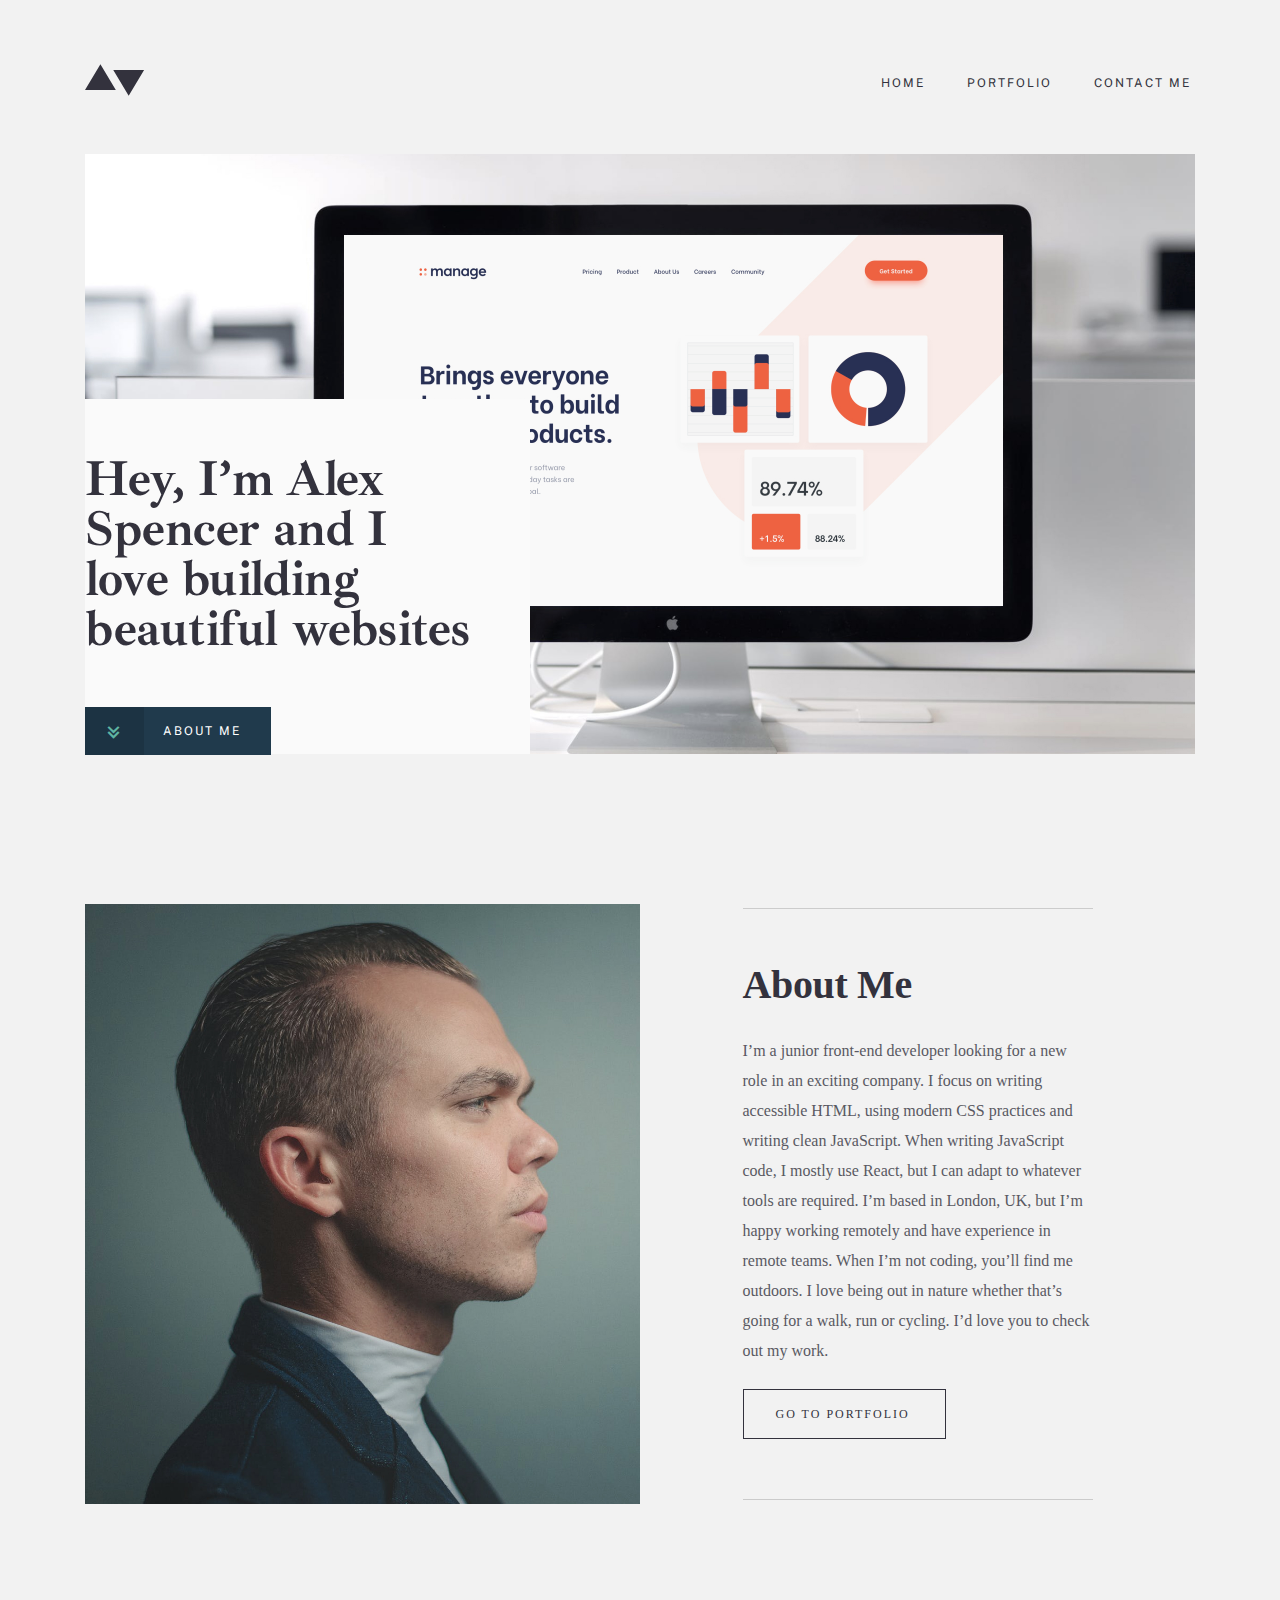
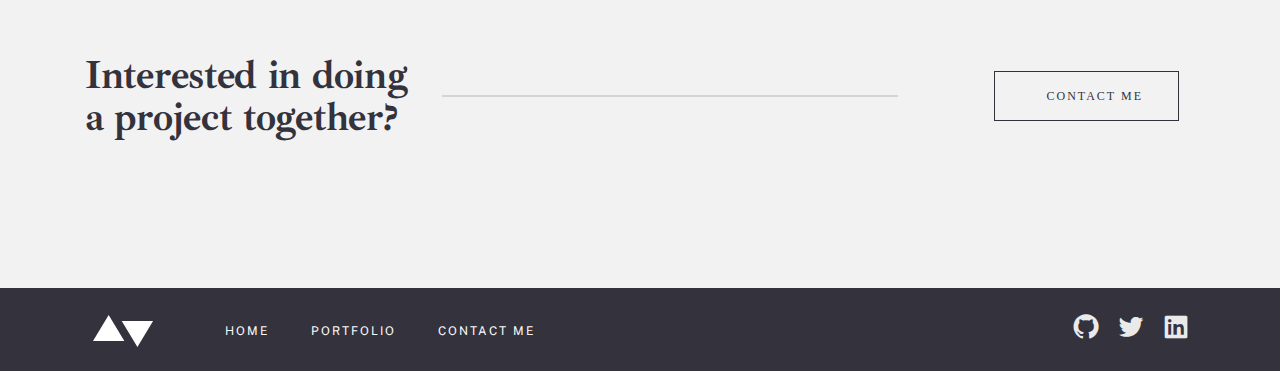
<file: index.html>
<!DOCTYPE html>
<html lang="en">

<head>
  <meta charset="UTF-8">
  <meta http-equiv="X-UA-Compatible" content="IE=edge">
  <meta name="viewport" content="width=device-width, initial-scale=1.0">
  <title>Minimalist-m</title>
  <link rel="stylesheet" href="https://necolas.github.io/normalize.css/8.0.1/normalize.css">
  <link href='https://unpkg.com/boxicons@2.1.1/css/boxicons.min.css' rel='stylesheet'>
  <link rel="stylesheet" href="css/flexboxgrid.css">
  <link rel="stylesheet" href="css/style.css">
</head>

<body>


  <section class="header-hero">
    <header class="header">
      <div class="container">
        <div class="header__inner row middle-xs between-xs">
          <div class="header__logo-box">
            <a class="header__logo-link" href="#">
              <img class="header__logo" src="images/logo.svg" alt="logo">
            </a>
          </div>

          <div class="header__nav-box" id="menuBox">
            <nav class="header__nav">
              <ul class="nav__list row middle-xs between-xs">
                <li class="nav__item">
                  <a class="nav__link" href="#">HOME</a>
                </li>
                <li class="nav__item">
                  <a class="nav__link" href="#">PORTFOLIO</a>
                </li>
                <li class="nav__item">
                  <a class="nav__link" href="#">CONTACT ME</a>
                </li>
              </ul>
            </nav>
            <button class="removee-btn" id="menuRemov">
              <i class='bx bx-x'></i>
            </button>
          </div>
          <button class="menu-btn" id="menuBtn">
            <i class='bx bx-menu'></i>
          </button>
        </div>
      </div>
    </header>

    <div class="hero">
      <div class="container">
        <div class="hero__box">
          <div class="hero__inner"></div>
          <div class="hero__desc-box">
            <p class="hero__title">
              Hey, I’m Alex Spencer and I love building beautiful websites
            </p>
            <a class="hero__link btn-primary" href="#"><i class='bx bx-chevrons-down'></i>ABOUT ME</a>
          </div>
        </div>
      </div>
    </div>
  </section>

  <main class="main">
    <div class="main__inner">

      <section class="about">
        <div class="container">
          <div class="about__inner row middle-xs between-xs col-xs-12">
            <div class="about__img-box col-xs-6">
              <img class="about__img" src="images/about-prson-img.jpg" alt="img-person">
            </div>

            <div class="about__desc col-xs-6">
              <h2 class="about__title">About Me</h2>
              <p class="about__text">
                I’m a junior front-end developer looking for a new role in an exciting company. I focus on writing
                accessible HTML, using modern CSS practices and writing clean JavaScript. When writing JavaScript code,
                I mostly use React, but I can adapt to whatever tools are required. I’m based in London, UK, but I’m
                happy working remotely and have experience in remote teams. When I’m not coding, you’ll find me
                outdoors. I love being out in nature whether that’s going for a walk, run or cycling. I’d love you to
                check out my work.
              </p>

              <a class="btn" href="#">GO TO PORTFOLIO</a>
            </div>
          </div>
        </div>
      </section>


      <section class="inter">
        <div class="container">
          <div class="inter__inner row middle-xs between-xs col-xs-12">
            <h2 class="inter__title col-xs-4">Interested in doing a project together?</h2>
            <div class="inter__line col-xs-5"></div>
            <div class="inter__btn-box col-xs-3">
              <a class="inter__btn btn" href="#">CONTACT ME</a>
            </div>
          </div>
        </div>
      </section>

    </div>
  </main>


  <footer class="footer">
    <div class="container">
      <div class="footer__inner header row middle-xs between-xs">
        <div class="footer__logo-nav row middle-xs between-xs">
          <div class="footer__logo-box">
            <a class="footer__logo-link" href="#">
              <img class="footer__logo" src="images/footer-logo.svg" alt="logo">
            </a>
          </div>

          <nav class="footer__nav footer-nav">
            <ul class="footer-nav__list row middle-xs between-xs">
              <li class="footer-nav__item">
                <a class="footer-nav__link" href="#">HOME</a>
              </li>
              <li class="footer-nav__item">
                <a class="footer-nav__link" href="#">PORTFOLIO</a>
              </li>
              <li class="footer-nav__item">
                <a class="footer-nav__link" href="#">CONTACT ME</a>
              </li>
            </ul>
          </nav>
        </div>

        <div class="footer__icons-box">
          <ul class="footer__list row middle-xs between-xs">
            <li class="footer__item">
              <a class="footer__link" href="#">
                <i class='bx bxl-github'></i>
              </a>
            </li>
            <li class="footer__item">
              <a class="footer__link" href="#">
                <i class='bx bxl-twitter'></i>
              </a>
            </li>
            <li class="footer__item">
              <a class="footer__link" href="#">
                <i class='bx bxl-linkedin-square'></i>
              </a>
            </li>
          </ul>
        </div>

      </div>
    </div>
  </footer>


  <script src="js/main.js"></script>
</body>

</html>
</file>
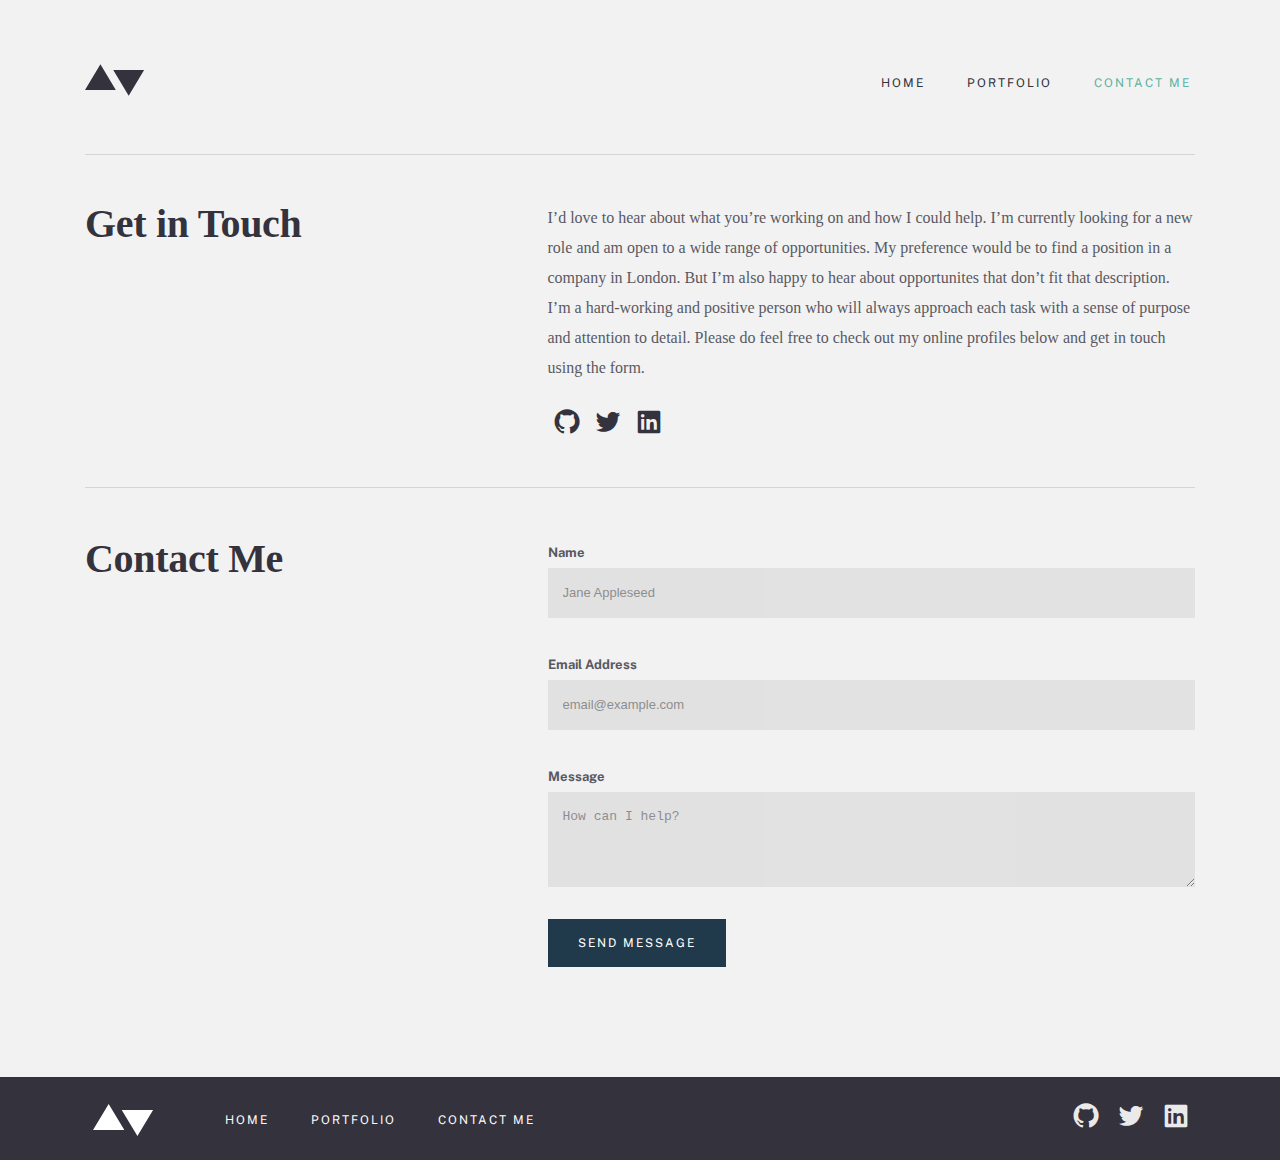
<file: contact.html>
<!DOCTYPE html>
<html lang="en">

<head>
  <meta charset="UTF-8">
  <meta http-equiv="X-UA-Compatible" content="IE=edge">
  <meta name="viewport" content="width=device-width, initial-scale=1.0">
  <title>Minimalist-m</title>
  <link rel="stylesheet" href="https://necolas.github.io/normalize.css/8.0.1/normalize.css">
  <link href='https://unpkg.com/boxicons@2.1.1/css/boxicons.min.css' rel='stylesheet'>
  <link rel="stylesheet" href="css/flexboxgrid.css">
  <link rel="stylesheet" href="css/contact.css">
</head>

<body>


  <section class="header-hero">
    <header class="header">
      <div class="container">
        <div class="header__inner row middle-xs between-xs">
          <div class="header__logo-box">
            <a class="header__logo-link" href="index.html">
              <img class="header__logo" src="images/logo.svg" alt="logo">
            </a>
          </div>

          <div class="header__nav-box" id="menuBox">
            <nav class="header__nav nav">
              <ul class="nav__list row middle-xs between-xs">
                <li class="nav__item">
                  <a class="nav__link" href="index.html">HOME</a>
                </li>
                <li class="nav__item">
                  <a class="nav__link" href="portfolio.html">PORTFOLIO</a>
                </li>
                <li class="nav__item">
                  <a class="nav__link nav__link-act" href="contact.html">CONTACT ME</a>
                </li>
              </ul>
            </nav>
            <button class="removee-btn" id="menuRemov">
              <i class='bx bx-x'></i>
            </button>
          </div>
          <button class="menu-btn" id="menuBtn">
            <i class='bx bx-menu'></i>
          </button>
        </div>
      </div>
    </header>

  </section>


  <main class="main">
    <div class="main__inner">

      <section class="touch">
        <div class="container">
          <div class="touch__inner row between-xs col-xs-12">
            <div class="touch__title-box col-xs-5">
              <h2 class="touch__title">Get in Touch</h2>
            </div>

            <div class="touch__desc col-xs-7">
              <p class="touch__text">
                I’d love to hear about what you’re working on and how I could help. I’m currently looking for a new role
                and am open to a wide range of opportunities. My preference would be to find a position in a company in
                London. But I’m also happy to hear about opportunites that don’t fit that description. I’m a
                hard-working and positive person who will always approach each task with a sense of purpose and
                attention to detail. Please do feel free to check out my online profiles below and get in touch using
                the form.
              </p>

              <div class="touch__icons-box">
                <ul class="touch__list row middle-xs between-xs">
                  <li class="touch__item">
                    <a class="touch__link" href="#">
                      <i class='bx bxl-github'></i>
                    </a>
                  </li>
                  <li class="touch__item">
                    <a class="touch__link" href="#">
                      <i class='bx bxl-twitter'></i>
                    </a>
                  </li>
                  <li class="touch__item">
                    <a class="touch__link" href="#">
                      <i class='bx bxl-linkedin-square'></i>
                    </a>
                  </li>
                </ul>
              </div>
            </div>
          </div>
        </div>
      </section>


      <section class="contact">
        <div class="container">
          <div class="contact__inner touch row between-xs col-xs-12">
            <div class="touch__title-box col-xs-5">
              <h2 class="touch__title">Contact Me</h2>
            </div>

            <div class="contact__form-box row middle-xs between-xs col-xs-7">
              <form class="contact__form form" action="#">
                <label class="form-label">Name
                  <input class="form__input" type="text" name="text" id="textt" placeholder="Jane Appleseed" required>
                </label>
                <label class="form-label">Email Address
                  <input class="form__input" type="email" name="email" id="emaill" placeholder="email@example.com"
                    required>
                </label>
                <label class="form-label">Message
                  <textarea class="form__input textare" name="Message" id="textare"
                    placeholder="How can I help?"></textarea>
                </label>
                <button class="contact__btn" type="submit">SEND MESSAGE</button>
              </form>
            </div>
          </div>
        </div>
      </section>

    </div>
  </main>


  <footer class="footer">
    <div class="container">
      <div class="footer__inner header row middle-xs between-xs">
        <div class="footer__logo-nav row middle-xs between-xs">
          <div class="footer__logo-box">
            <a class="footer__logo-link" href="index.html">
              <img class="footer__logo" src="images/footer-logo.svg" alt="logo">
            </a>
          </div>

          <nav class="footer__nav footer-nav">
            <ul class="footer-nav__list row middle-xs between-xs">
              <li class="footer-nav__item">
                <a class="footer-nav__link" href="index.html">HOME</a>
              </li>
              <li class="footer-nav__item">
                <a class="footer-nav__link" href="portfolio.html">PORTFOLIO</a>
              </li>
              <li class="footer-nav__item">
                <a class="footer-nav__link" href="contact.html">CONTACT ME</a>
              </li>
            </ul>
          </nav>
        </div>

        <div class="footer__icons-box">
          <ul class="footer__list row middle-xs between-xs">
            <li class="footer__item">
              <a class="footer__link" href="#">
                <i class='bx bxl-github'></i>
              </a>
            </li>
            <li class="footer__item">
              <a class="footer__link" href="#">
                <i class='bx bxl-twitter'></i>
              </a>
            </li>
            <li class="footer__item">
              <a class="footer__link" href="#">
                <i class='bx bxl-linkedin-square'></i>
              </a>
            </li>
          </ul>
        </div>

      </div>
    </div>
  </footer>


  <script src="js/main.js"></script>
</body>

</html>
</file>
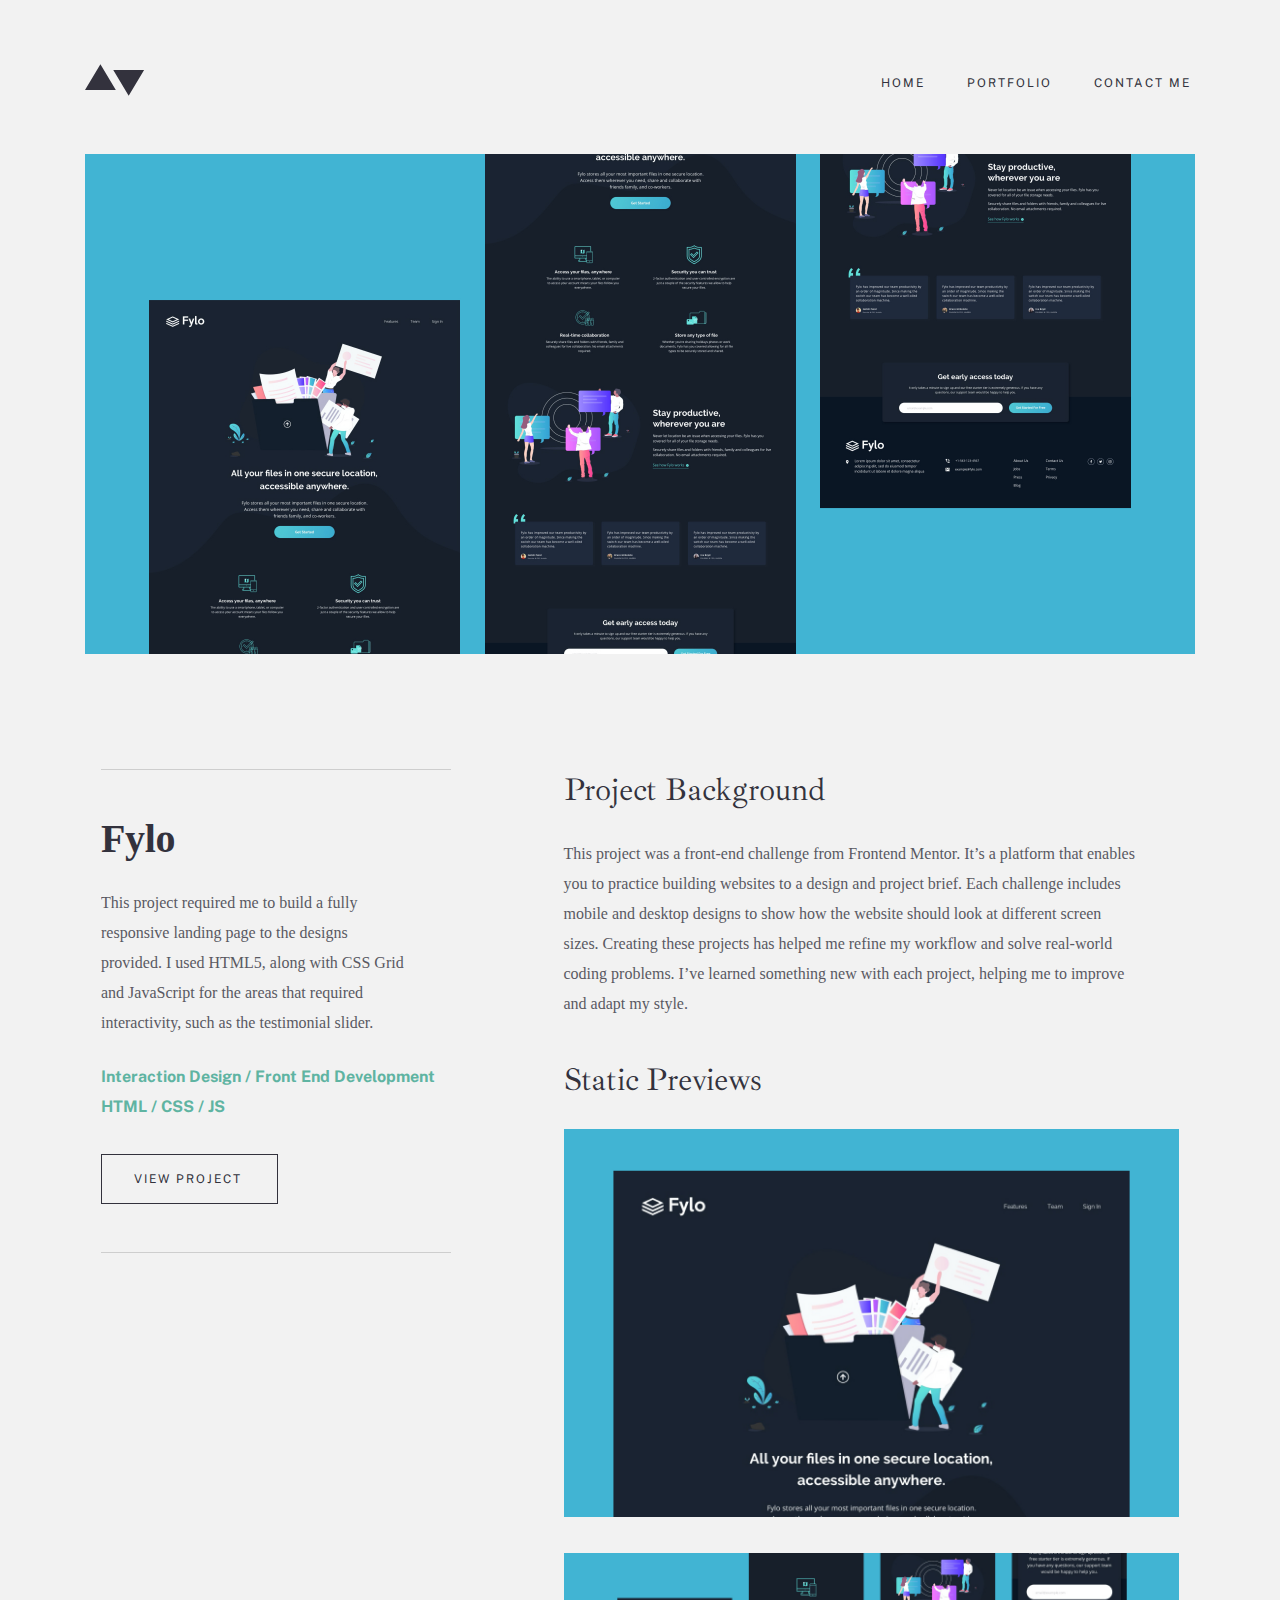
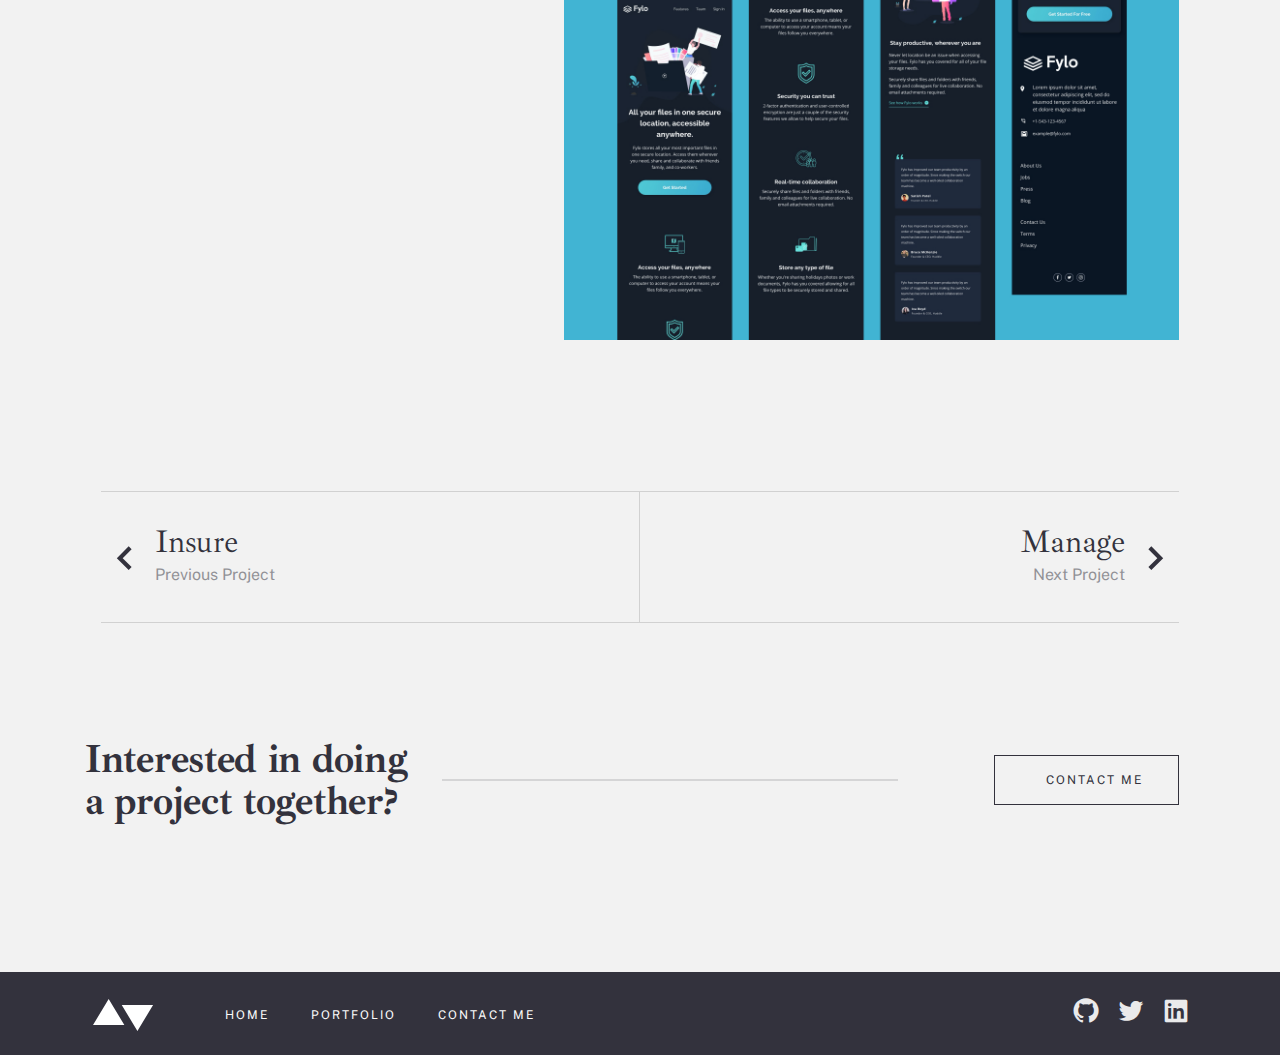
<file: port-foo.html>
<!DOCTYPE html>
<html lang="en">

<head>
  <meta charset="UTF-8">
  <meta http-equiv="X-UA-Compatible" content="IE=edge">
  <meta name="viewport" content="width=device-width, initial-scale=1.0">
  <title>Minimalist-m</title>
  <link rel="stylesheet" href="https://necolas.github.io/normalize.css/8.0.1/normalize.css">
  <link href='https://unpkg.com/boxicons@2.1.1/css/boxicons.min.css' rel='stylesheet'>
  <link rel="stylesheet" href="css/flexboxgrid.css">
  <link rel="stylesheet" href="css/port-one.css">
</head>

<body>

  <section class="header-hero">
    <header class="header">
      <div class="container">
        <div class="header__inner row middle-xs between-xs">
          <div class="header__logo-box">
            <a class="header__logo-link" href="index.html">
              <img class="header__logo" src="images/logo.svg" alt="logo">
            </a>
          </div>

          <div class="header__nav-box" id="menuBox">
            <nav class="header__nav nav">
              <ul class="nav__list row middle-xs between-xs">
                <li class="nav__item">
                  <a class="nav__link" href="index.html">HOME</a>
                </li>
                <li class="nav__item">
                  <a class="nav__link" href="portfolio.html">PORTFOLIO</a>
                </li>
                <li class="nav__item">
                  <a class="nav__link" href="contact.html">CONTACT ME</a>
                </li>
              </ul>
            </nav>
            <button class="removee-btn" id="menuRemov">
              <i class='bx bx-x'></i>
            </button>
          </div>
          <button class="menu-btn" id="menuBtn">
            <i class='bx bx-menu'></i>
          </button>
        </div>
      </div>
    </header>

    <div class="hero">
      <div class="container">
        <div class="hero__box">
          <img class="hero__img" src="images/fylo-hero.jpg" alt="hero-img">
        </div>
      </div>
    </div>
  </section>

  <main class="main">
    <div class="main__inner">

      <section class="managa">
        <div class="container">
          <div class="managa__inner">
            <ul class="managa__list row between-xs col-xs-12">
              <li class="managa__item about col-xs-5">
                <div class="about__desc">
                  <h2 class="about__title">Fylo</h2>
                  <p class="about__text abo-tt">
                    This project required me to build a fully responsive landing page to the designs provided. I used
                    HTML5, along with CSS Grid and JavaScript for the areas that required interactivity, such as the
                    testimonial slider.
                  </p>

                  <p class="about__text-lin">
                    Interaction Design / Front End Development <br>
                    HTML / CSS / JS
                  </p>

                  <a class="btn" href="portfolio.html">VIEW PROJECT</a>
                </div>
                <p class="abo-ttt">
                  This project required me to build a fully responsive landing page to the designs provided. I used
                  HTML5, along with CSS Grid and JavaScript for the areas that required interactivity, such as the
                  testimonial slider.
                </p>
              </li>

              <li class="managa__item about col-xs-7">
                <div class="about__text-box">
                  <h2 class="about__titlee">Project Background</h2>
                  <p class="about__text">
                    This project was a front-end challenge from Frontend Mentor. It’s a platform that enables you to
                    practice building websites to a design and project brief. Each challenge includes mobile and desktop
                    designs to show how the website should look at different screen sizes. Creating these projects has
                    helped me refine my workflow and solve real-world coding problems. I’ve learned something new with
                    each project, helping me to improve and adapt my style.
                  </p>
                </div>

                <div class="about__img-box">
                  <h2 class="about__titlee">Static Previews</h2>

                  <div class="about__img">
                    <img class="about__imgg" src="images/fylo-img-1.jpg" alt="img">
                  </div>
                  <div class="about__img">
                    <img class="about__imgg" src="images/fylo-img-2.jpg" alt="img">
                  </div>
                </div>
              </li>
            </ul>
          </div>
        </div>
      </section>


      <section class="managa__links">
        <div class="container">
          <div class="managa__inner">
            <div class="managa__link-box">
              <ul class="managa__list-pag man-lis row middle-xs between-xs col-xs-12">
                <li class="man-lis__item col-xs-6">
                  <a class="man-lis__link" href="port-three.html">
                    <i class='bx bx-chevron-left'></i>
                  </a>

                  <div class="man-lis-box">
                    <span class="man-lis__span">Insure</span><br>
                    <span class="man-lis__spann">Previous Project</span>
                  </div>
                </li>

                <li class="man-lis__item col-xs-6">
                  <div class="man-lis-box">
                    <span class="man-lis__span">Manage</span><br>
                    <span class="man-lis__spann">Next Project</span>
                  </div>

                  <a class="man-lis__linkk" href="port-one.html">
                    <i class='bx bx-chevron-right'></i>
                  </a>
                </li>
              </ul>
            </div>
          </div>
        </div>
      </section>


      <section class="inter">
        <div class="container">
          <div class="inter__inner row middle-xs between-xs col-xs-12">
            <h2 class="inter__title col-xs-4">Interested in doing a project together?</h2>
            <div class="inter__line col-xs-5"></div>
            <div class="inter__btn-box col-xs-3">
              <a class="inter__btn btn" href="contact.html">CONTACT ME</a>
            </div>
          </div>
        </div>
      </section>

    </div>
  </main>


  <footer class="footer">
    <div class="container">
      <div class="footer__inner header row middle-xs between-xs">
        <div class="footer__logo-nav row middle-xs between-xs">
          <div class="footer__logo-box">
            <a class="footer__logo-link" href="index.html">
              <img class="footer__logo" src="images/footer-logo.svg" alt="logo">
            </a>
          </div>

          <nav class="footer__nav footer-nav">
            <ul class="footer-nav__list row middle-xs between-xs">
              <li class="footer-nav__item">
                <a class="footer-nav__link" href="index.html">HOME</a>
              </li>
              <li class="footer-nav__item">
                <a class="footer-nav__link" href="portfolio.html">PORTFOLIO</a>
              </li>
              <li class="footer-nav__item">
                <a class="footer-nav__link" href="contact.html">CONTACT ME</a>
              </li>
            </ul>
          </nav>
        </div>

        <div class="footer__icons-box">
          <ul class="footer__list row middle-xs between-xs">
            <li class="footer__item">
              <a class="footer__link" href="#">
                <i class='bx bxl-github'></i>
              </a>
            </li>
            <li class="footer__item">
              <a class="footer__link" href="#">
                <i class='bx bxl-twitter'></i>
              </a>
            </li>
            <li class="footer__item">
              <a class="footer__link" href="#">
                <i class='bx bxl-linkedin-square'></i>
              </a>
            </li>
          </ul>
        </div>
      </div>
    </div>
  </footer>


  <script src="js/main.js"></script>
</body>

</html>
</file>
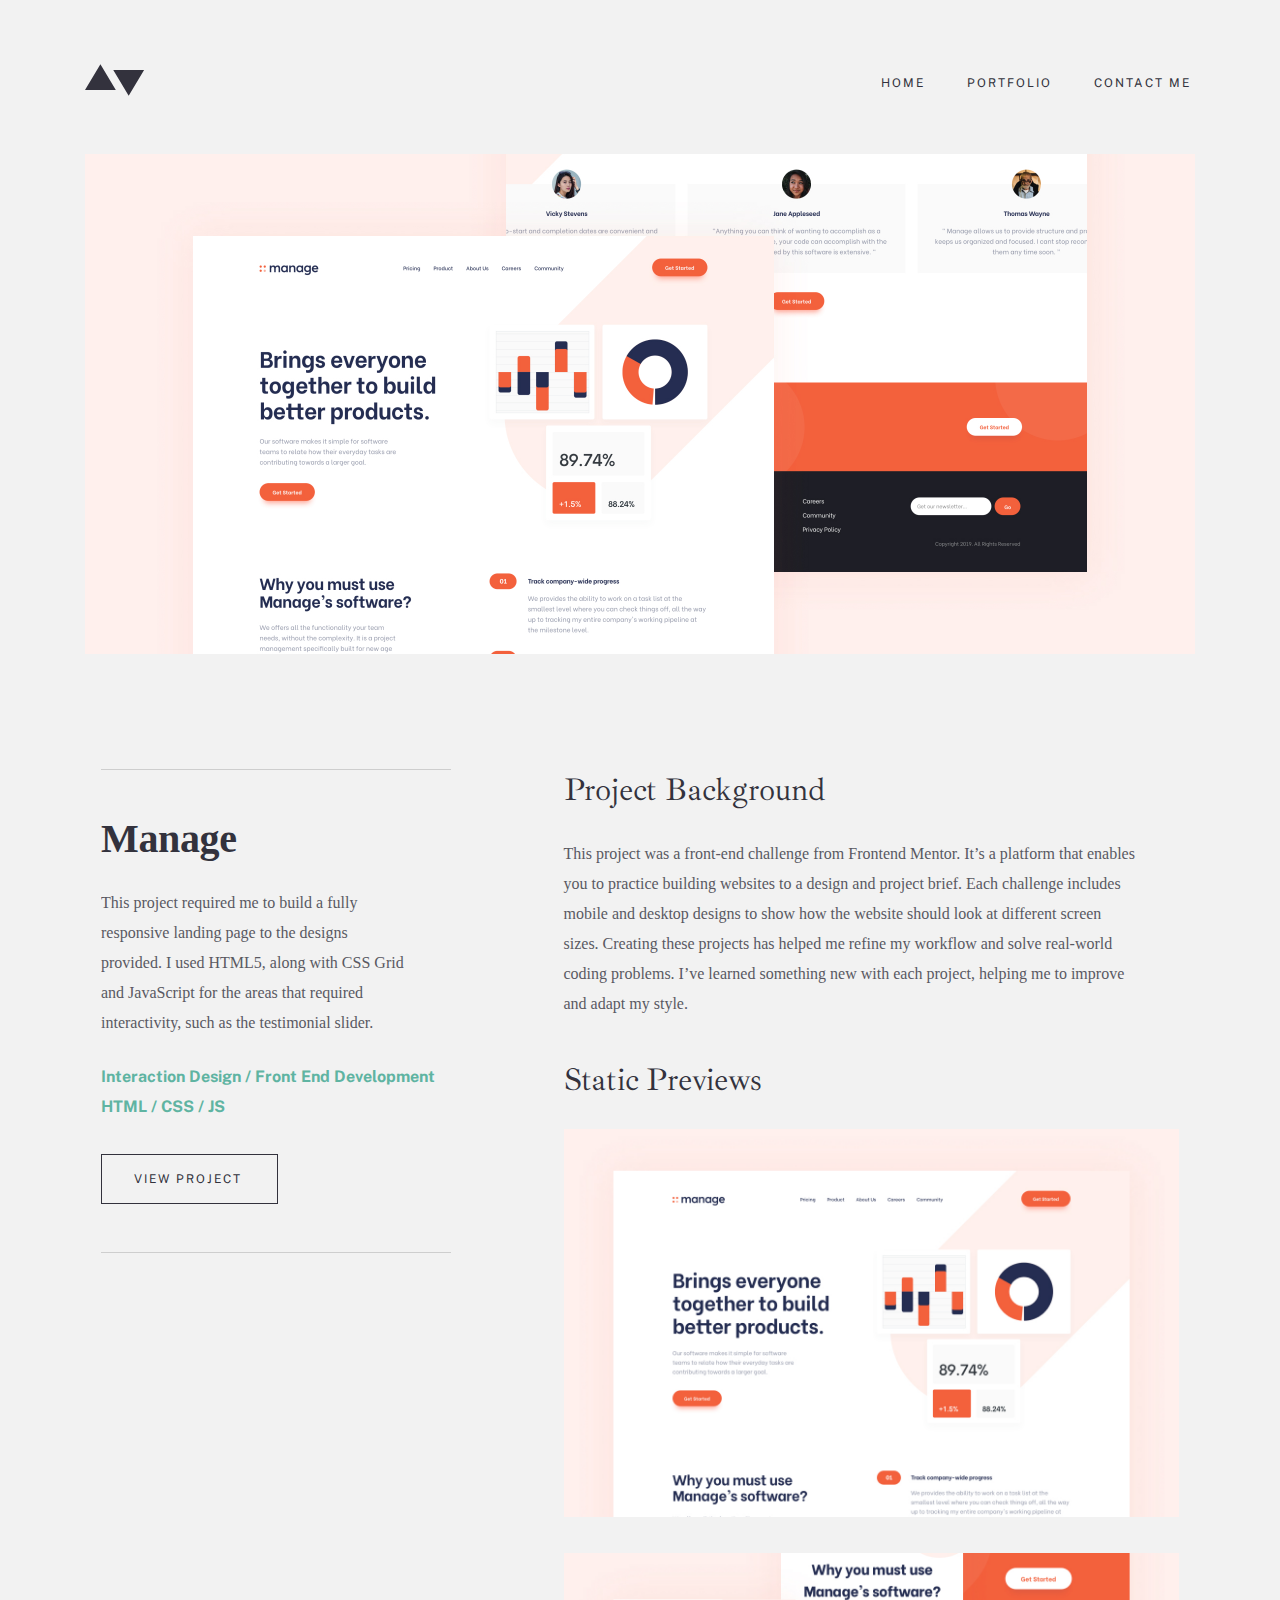
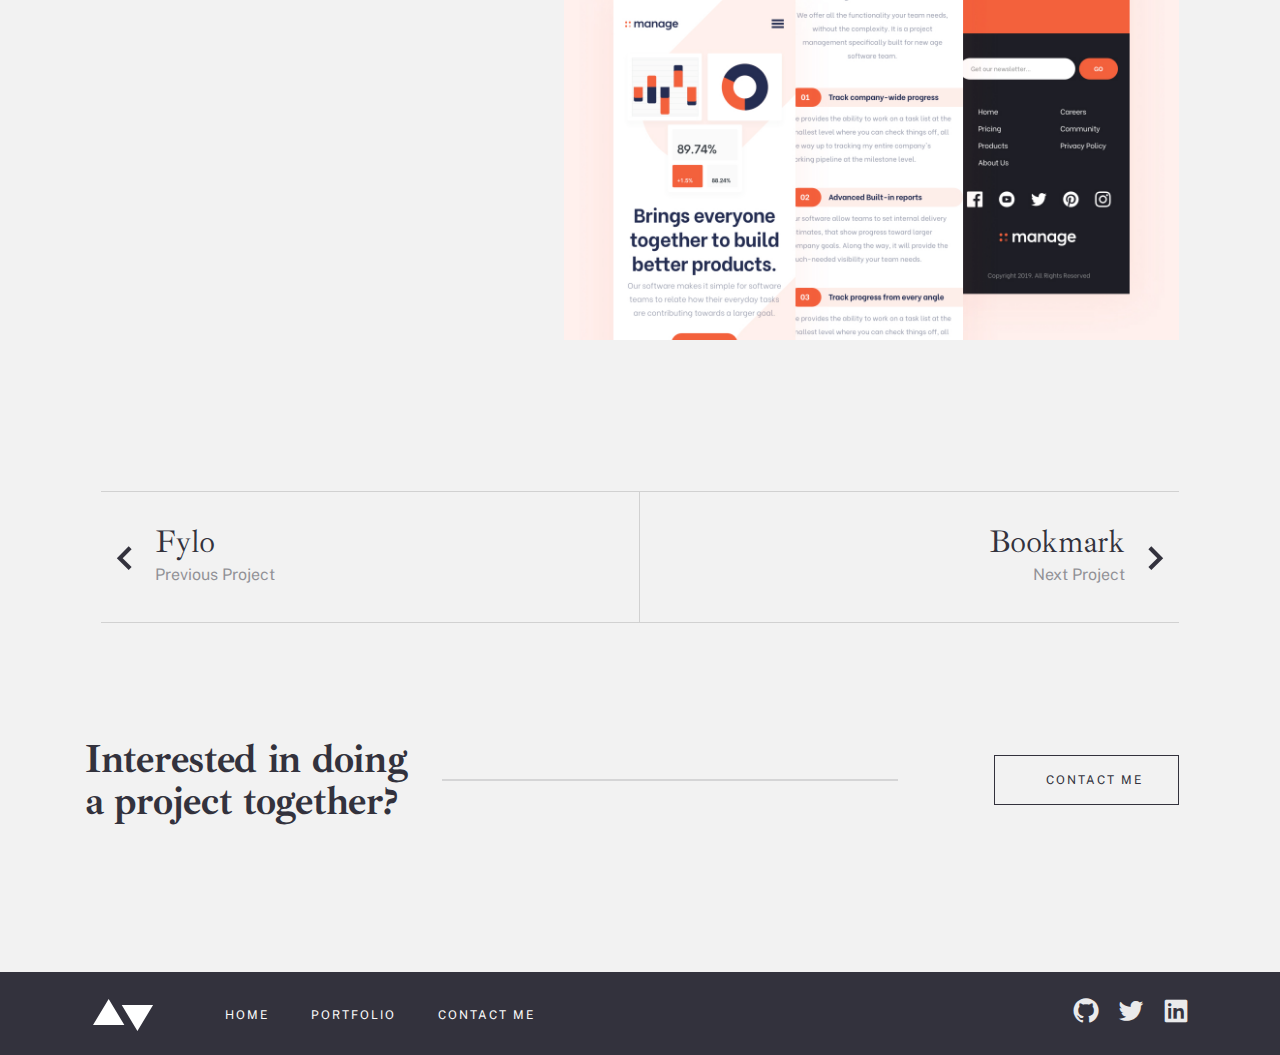
<file: port-one.html>
<!DOCTYPE html>
<html lang="en">

<head>
  <meta charset="UTF-8">
  <meta http-equiv="X-UA-Compatible" content="IE=edge">
  <meta name="viewport" content="width=device-width, initial-scale=1.0">
  <title>Minimalist-m</title>
  <link rel="stylesheet" href="https://necolas.github.io/normalize.css/8.0.1/normalize.css">
  <link href='https://unpkg.com/boxicons@2.1.1/css/boxicons.min.css' rel='stylesheet'>
  <link rel="stylesheet" href="css/flexboxgrid.css">
  <link rel="stylesheet" href="css/port-one.css">
</head>

<body>

  <section class="header-hero">
    <header class="header">
      <div class="container">
        <div class="header__inner row middle-xs between-xs">
          <div class="header__logo-box">
            <a class="header__logo-link" href="index.html">
              <img class="header__logo" src="images/logo.svg" alt="logo">
            </a>
          </div>

          <div class="header__nav-box" id="menuBox">
            <nav class="header__nav nav">
              <ul class="nav__list row middle-xs between-xs">
                <li class="nav__item">
                  <a class="nav__link" href="index.html">HOME</a>
                </li>
                <li class="nav__item">
                  <a class="nav__link" href="portfolio.html">PORTFOLIO</a>
                </li>
                <li class="nav__item">
                  <a class="nav__link" href="contact.html">CONTACT ME</a>
                </li>
              </ul>
            </nav>
            <button class="removee-btn" id="menuRemov">
              <i class='bx bx-x'></i>
            </button>
          </div>
          <button class="menu-btn" id="menuBtn">
            <i class='bx bx-menu'></i>
          </button>
        </div>
      </div>
    </header>

    <div class="hero">
      <div class="container">
        <div class="hero__box">
          <img class="hero__img" src="images/port-1-hero-img.jpg" alt="hero-img">
        </div>
      </div>
    </div>
  </section>

  <main class="main">
    <div class="main__inner">

      <section class="managa">
        <div class="container">
          <div class="managa__inner">
            <ul class="managa__list row between-xs col-xs-12">
              <li class="managa__item about col-xs-5">
                <div class="about__desc">
                  <h2 class="about__title">Manage</h2>
                  <p class="about__text abo-tt">
                    This project required me to build a fully responsive landing page to the designs provided. I used
                    HTML5, along with CSS Grid and JavaScript for the areas that required interactivity, such as the
                    testimonial slider.
                  </p>

                  <p class="about__text-lin">
                    Interaction Design / Front End Development <br>
                    HTML / CSS / JS
                  </p>

                  <a class="btn" href="portfolio.html">VIEW PROJECT</a>
                </div>
                <p class="abo-ttt">
                  This project required me to build a fully responsive landing page to the designs provided. I used
                  HTML5, along with CSS Grid and JavaScript for the areas that required interactivity, such as the
                  testimonial slider.
                </p>
              </li>

              <li class="managa__item about col-xs-7">
                <div class="about__text-box">
                  <h2 class="about__titlee">Project Background</h2>
                  <p class="about__text">
                    This project was a front-end challenge from Frontend Mentor. It’s a platform that enables you to
                    practice building websites to a design and project brief. Each challenge includes mobile and desktop
                    designs to show how the website should look at different screen sizes. Creating these projects has
                    helped me refine my workflow and solve real-world coding problems. I’ve learned something new with
                    each project, helping me to improve and adapt my style.
                  </p>
                </div>

                <div class="about__img-box">
                  <h2 class="about__titlee">Static Previews</h2>

                  <div class="about__img">
                    <img class="about__imgg" src="images/manage-img-1.jpg" alt="img">
                  </div>
                  <div class="about__img">
                    <img class="about__imgg" src="images/manage-img-2.jpg" alt="img">
                  </div>
                </div>
              </li>
            </ul>
          </div>
        </div>

        <div class="managa__links">
          <div class="container">
            <div class="managa__inner">
              <div class="managa__link-box">
                <ul class="managa__list-pag man-lis row middle-xs between-xs col-xs-12">
                  <li class="man-lis__item col-xs-6">
                    <a class="man-lis__link" href="port-foo.html">
                      <i class='bx bx-chevron-left'></i>
                    </a>

                    <div class="man-lis-box">
                      <span class="man-lis__span">Fylo</span><br>
                      <span class="man-lis__spann">Previous Project</span>
                    </div>
                  </li>

                  <li class="man-lis__item col-xs-6">
                    <div class="man-lis-box">
                      <span class="man-lis__span">Bookmark</span><br>
                      <span class="man-lis__spann">Next Project</span>
                    </div>

                    <a class="man-lis__linkk" href="port-two.html">
                      <i class='bx bx-chevron-right'></i>
                    </a>
                  </li>
                </ul>
              </div>
            </div>
          </div>
        </div>
      </section>





      <section class="inter">
        <div class="container">
          <div class="inter__inner row middle-xs between-xs col-xs-12">
            <h2 class="inter__title col-xs-4">Interested in doing a project together?</h2>
            <div class="inter__line col-xs-5"></div>
            <div class="inter__btn-box col-xs-3">
              <a class="inter__btn btn" href="contact.html">CONTACT ME</a>
            </div>
          </div>
        </div>
      </section>

    </div>
  </main>


  <footer class="footer">
    <div class="container">
      <div class="footer__inner header row middle-xs between-xs">
        <div class="footer__logo-nav row middle-xs between-xs">
          <div class="footer__logo-box">
            <a class="footer__logo-link" href="index.html">
              <img class="footer__logo" src="images/footer-logo.svg" alt="logo">
            </a>
          </div>

          <nav class="footer__nav footer-nav">
            <ul class="footer-nav__list row middle-xs between-xs">
              <li class="footer-nav__item">
                <a class="footer-nav__link" href="index.html">HOME</a>
              </li>
              <li class="footer-nav__item">
                <a class="footer-nav__link" href="portfolio.html">PORTFOLIO</a>
              </li>
              <li class="footer-nav__item">
                <a class="footer-nav__link" href="contact.html">CONTACT ME</a>
              </li>
            </ul>
          </nav>
        </div>

        <div class="footer__icons-box">
          <ul class="footer__list row middle-xs between-xs">
            <li class="footer__item">
              <a class="footer__link" href="#">
                <i class='bx bxl-github'></i>
              </a>
            </li>
            <li class="footer__item">
              <a class="footer__link" href="#">
                <i class='bx bxl-twitter'></i>
              </a>
            </li>
            <li class="footer__item">
              <a class="footer__link" href="#">
                <i class='bx bxl-linkedin-square'></i>
              </a>
            </li>
          </ul>
        </div>
      </div>
    </div>
  </footer>


  <script src="js/main.js"></script>
</body>

</html>
</file>
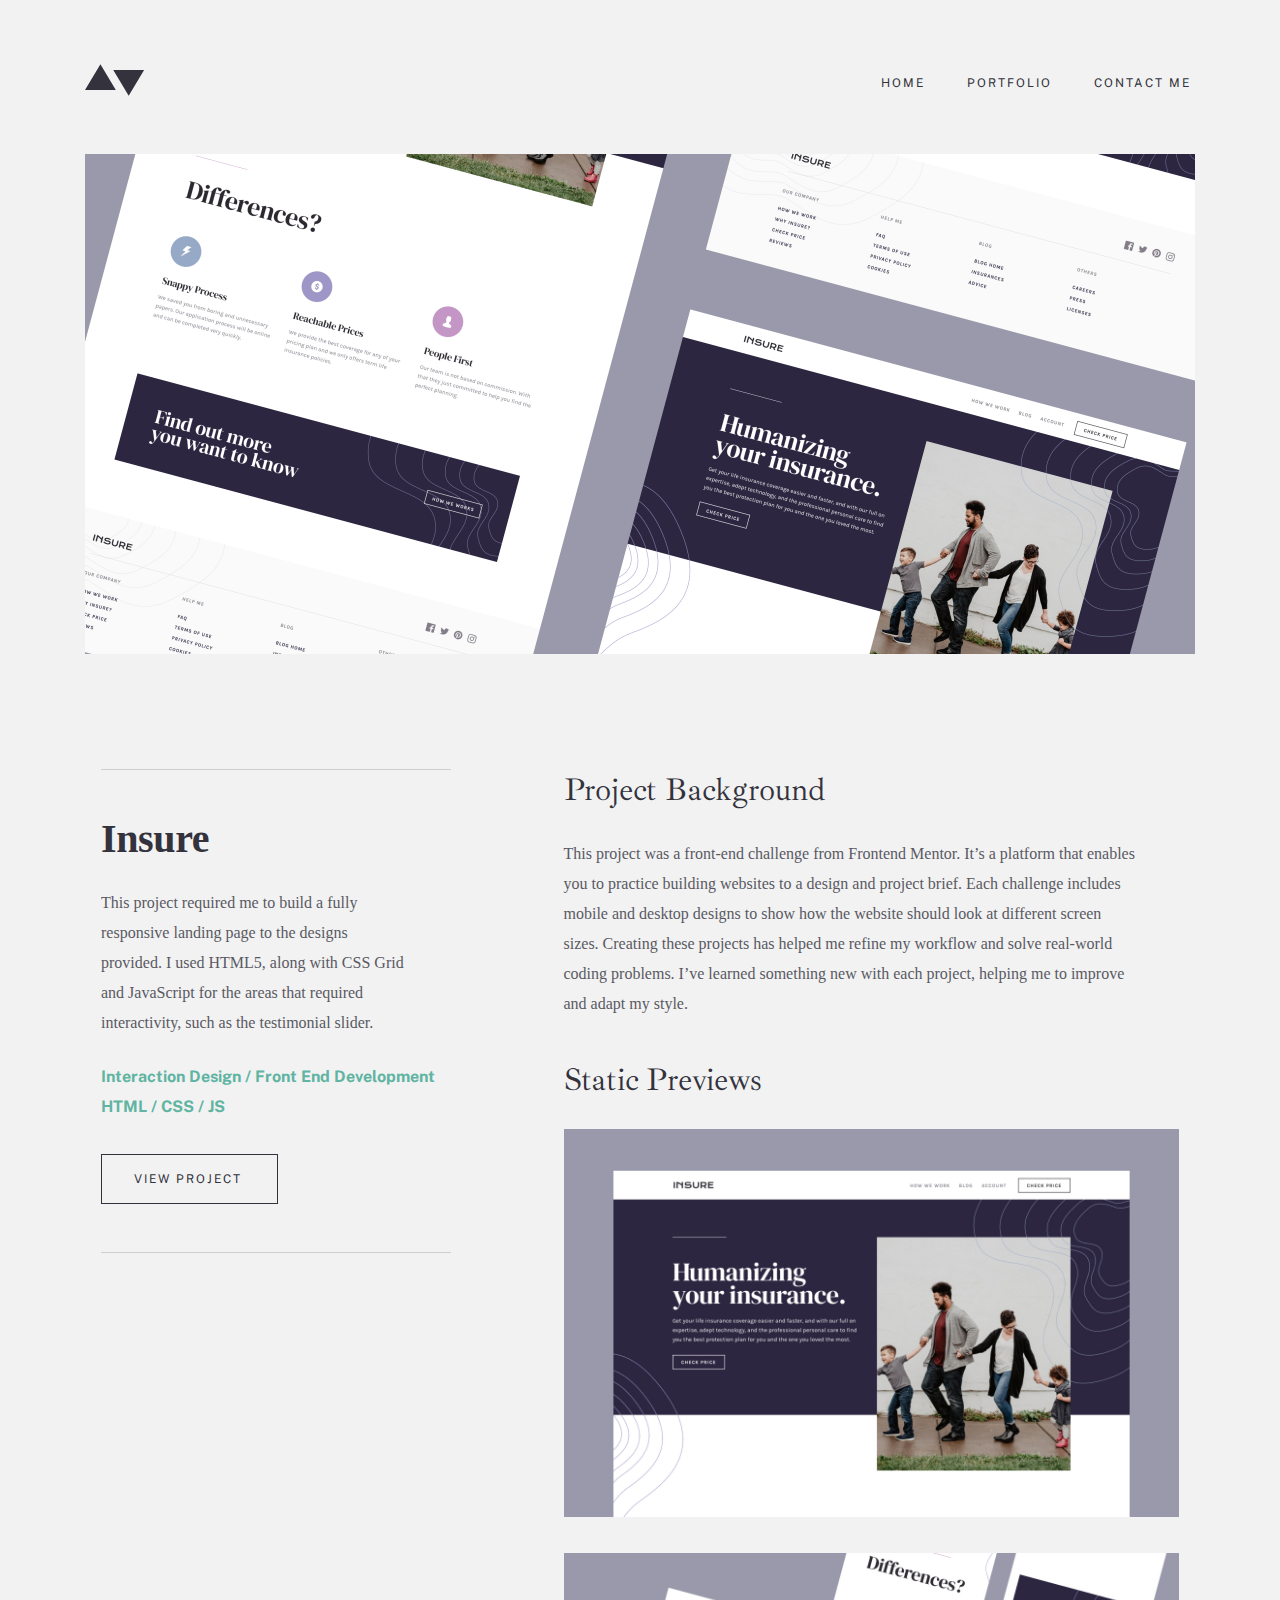
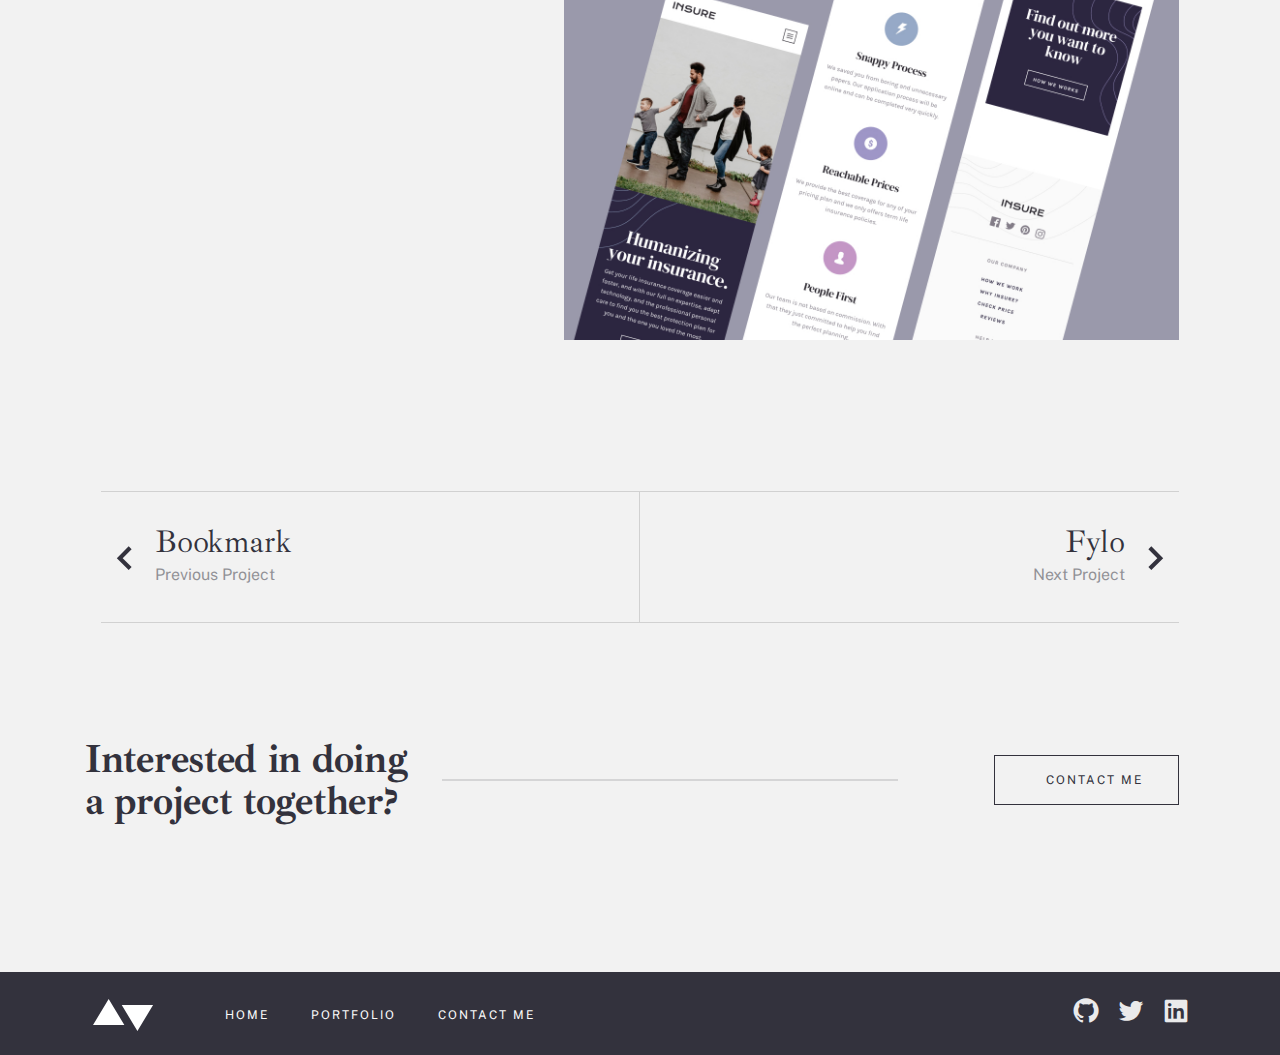
<file: port-three.html>
<!DOCTYPE html>
<html lang="en">

<head>
  <meta charset="UTF-8">
  <meta http-equiv="X-UA-Compatible" content="IE=edge">
  <meta name="viewport" content="width=device-width, initial-scale=1.0">
  <title>Minimalist-m</title>
  <link rel="stylesheet" href="https://necolas.github.io/normalize.css/8.0.1/normalize.css">
  <link href='https://unpkg.com/boxicons@2.1.1/css/boxicons.min.css' rel='stylesheet'>
  <link rel="stylesheet" href="css/flexboxgrid.css">
  <link rel="stylesheet" href="css/port-one.css">
</head>

<body>

  <section class="header-hero">
    <header class="header">
      <div class="container">
        <div class="header__inner row middle-xs between-xs">
          <div class="header__logo-box">
            <a class="header__logo-link" href="index.html">
              <img class="header__logo" src="images/logo.svg" alt="logo">
            </a>
          </div>

          <div class="header__nav-box" id="menuBox">
            <nav class="header__nav nav">
              <ul class="nav__list row middle-xs between-xs">
                <li class="nav__item">
                  <a class="nav__link" href="index.html">HOME</a>
                </li>
                <li class="nav__item">
                  <a class="nav__link" href="portfolio.html">PORTFOLIO</a>
                </li>
                <li class="nav__item">
                  <a class="nav__link" href="contact.html">CONTACT ME</a>
                </li>
              </ul>
            </nav>
            <button class="removee-btn" id="menuRemov">
              <i class='bx bx-x'></i>
            </button>
          </div>
          <button class="menu-btn" id="menuBtn">
            <i class='bx bx-menu'></i>
          </button>
        </div>
      </div>
    </header>

    <div class="hero">
      <div class="container">
        <div class="hero__box">
          <img class="hero__img" src="images/insu-hero.jpg" alt="hero-img">
        </div>
      </div>
    </div>
  </section>

  <main class="main">
    <div class="main__inner">

      <section class="managa">
        <div class="container">
          <div class="managa__inner">
            <ul class="managa__list row between-xs col-xs-12">
              <li class="managa__item about col-xs-5">
                <div class="about__desc">
                  <h2 class="about__title">Insure</h2>
                  <p class="about__text abo-tt">
                    This project required me to build a fully responsive landing page to the designs provided. I used
                    HTML5, along with CSS Grid and JavaScript for the areas that required interactivity, such as the
                    testimonial slider.
                  </p>

                  <p class="about__text-lin">
                    Interaction Design / Front End Development <br>
                    HTML / CSS / JS
                  </p>

                  <a class="btn" href="portfolio.html">VIEW PROJECT</a>
                </div>
                <p class="abo-ttt">
                  This project required me to build a fully responsive landing page to the designs provided. I used
                  HTML5, along with CSS Grid and JavaScript for the areas that required interactivity, such as the
                  testimonial slider.
                </p>
              </li>

              <li class="managa__item about col-xs-7">
                <div class="about__text-box">
                  <h2 class="about__titlee">Project Background</h2>
                  <p class="about__text">
                    This project was a front-end challenge from Frontend Mentor. It’s a platform that enables you to
                    practice building websites to a design and project brief. Each challenge includes mobile and desktop
                    designs to show how the website should look at different screen sizes. Creating these projects has
                    helped me refine my workflow and solve real-world coding problems. I’ve learned something new with
                    each project, helping me to improve and adapt my style.
                  </p>
                </div>

                <div class="about__img-box">
                  <h2 class="about__titlee">Static Previews</h2>

                  <div class="about__img">
                    <img class="about__imgg" src="images/insu-img-1.jpg" alt="img">
                  </div>
                  <div class="about__img">
                    <img class="about__imgg" src="images/insu-img-2.jpg" alt="img">
                  </div>
                </div>
              </li>
            </ul>
          </div>
        </div>
      </section>


      <section class="managa__links">
        <div class="container">
          <div class="managa__inner">
            <div class="managa__link-box">
              <ul class="managa__list-pag man-lis row middle-xs between-xs col-xs-12">
                <li class="man-lis__item col-xs-6">
                  <a class="man-lis__link" href="port-two.html">
                    <i class='bx bx-chevron-left'></i>
                  </a>

                  <div class="man-lis-box">
                    <span class="man-lis__span">Bookmark</span><br>
                    <span class="man-lis__spann">Previous Project</span>
                  </div>
                </li>

                <li class="man-lis__item col-xs-6">
                  <div class="man-lis-box">
                    <span class="man-lis__span">Fylo</span><br>
                    <span class="man-lis__spann">Next Project</span>
                  </div>

                  <a class="man-lis__linkk" href="port-foo.html">
                    <i class='bx bx-chevron-right'></i>
                  </a>
                </li>
              </ul>
            </div>
          </div>
        </div>
      </section>


      <section class="inter">
        <div class="container">
          <div class="inter__inner row middle-xs between-xs col-xs-12">
            <h2 class="inter__title col-xs-4">Interested in doing a project together?</h2>
            <div class="inter__line col-xs-5"></div>
            <div class="inter__btn-box col-xs-3">
              <a class="inter__btn btn" href="contact.html">CONTACT ME</a>
            </div>
          </div>
        </div>
      </section>

    </div>
  </main>


  <footer class="footer">
    <div class="container">
      <div class="footer__inner header row middle-xs between-xs">
        <div class="footer__logo-nav row middle-xs between-xs">
          <div class="footer__logo-box">
            <a class="footer__logo-link" href="index.html">
              <img class="footer__logo" src="images/footer-logo.svg" alt="logo">
            </a>
          </div>

          <nav class="footer__nav footer-nav">
            <ul class="footer-nav__list row middle-xs between-xs">
              <li class="footer-nav__item">
                <a class="footer-nav__link" href="index.html">HOME</a>
              </li>
              <li class="footer-nav__item">
                <a class="footer-nav__link" href="portfolio.html">PORTFOLIO</a>
              </li>
              <li class="footer-nav__item">
                <a class="footer-nav__link" href="contact.html">CONTACT ME</a>
              </li>
            </ul>
          </nav>
        </div>

        <div class="footer__icons-box">
          <ul class="footer__list row middle-xs between-xs">
            <li class="footer__item">
              <a class="footer__link" href="#">
                <i class='bx bxl-github'></i>
              </a>
            </li>
            <li class="footer__item">
              <a class="footer__link" href="#">
                <i class='bx bxl-twitter'></i>
              </a>
            </li>
            <li class="footer__item">
              <a class="footer__link" href="#">
                <i class='bx bxl-linkedin-square'></i>
              </a>
            </li>
          </ul>
        </div>
      </div>
    </div>
  </footer>


  <script src="js/main.js"></script>
</body>

</html>
</file>
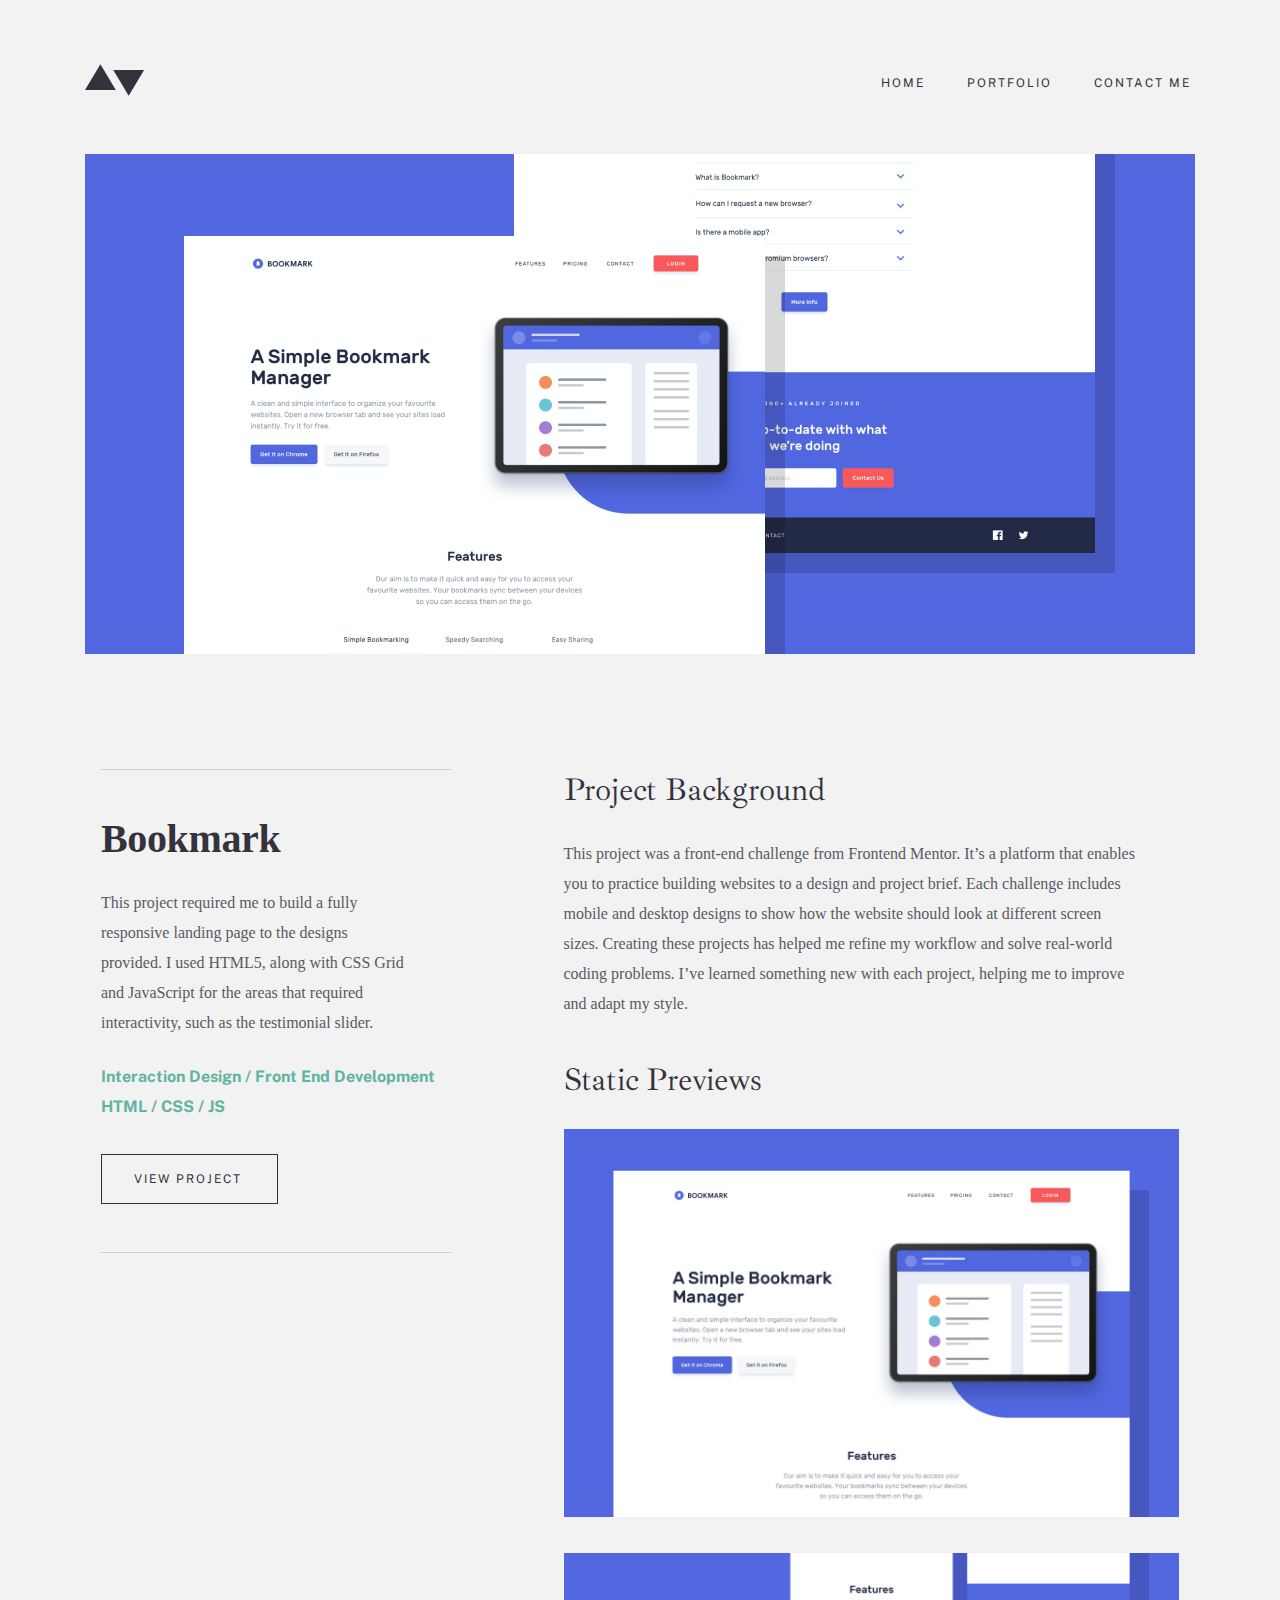
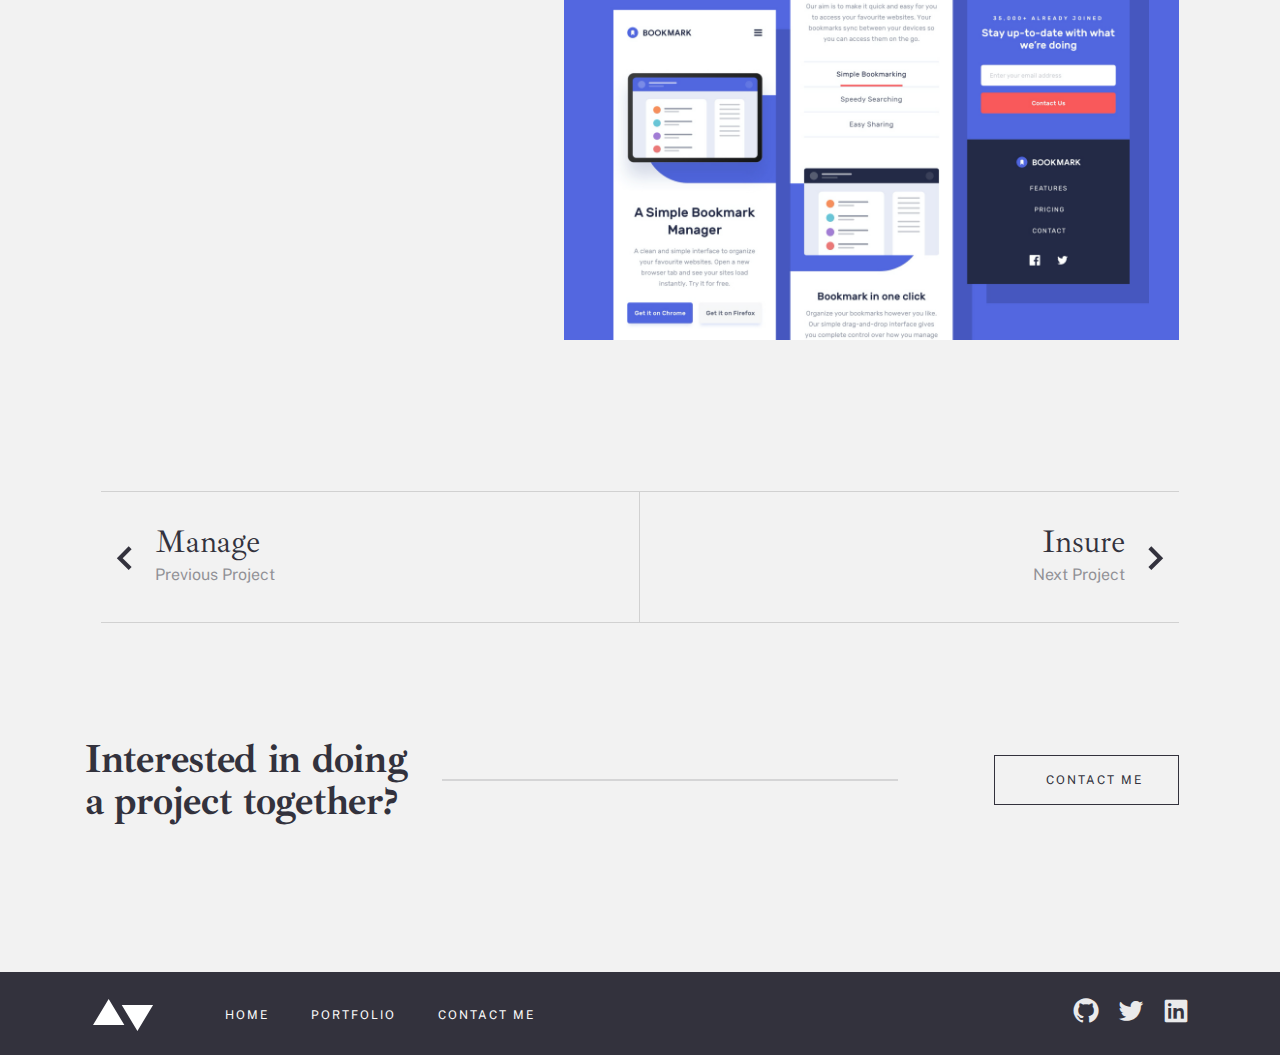
<file: port-two.html>
<!DOCTYPE html>
<html lang="en">

<head>
  <meta charset="UTF-8">
  <meta http-equiv="X-UA-Compatible" content="IE=edge">
  <meta name="viewport" content="width=device-width, initial-scale=1.0">
  <title>Minimalist-m</title>
  <link rel="stylesheet" href="https://necolas.github.io/normalize.css/8.0.1/normalize.css">
  <link href='https://unpkg.com/boxicons@2.1.1/css/boxicons.min.css' rel='stylesheet'>
  <link rel="stylesheet" href="css/flexboxgrid.css">
  <link rel="stylesheet" href="css/port-one.css">
</head>

<body>

  <section class="header-hero">
    <header class="header">
      <div class="container">
        <div class="header__inner row middle-xs between-xs">
          <div class="header__logo-box">
            <a class="header__logo-link" href="index.html">
              <img class="header__logo" src="images/logo.svg" alt="logo">
            </a>
          </div>

          <div class="header__nav-box" id="menuBox">
            <nav class="header__nav nav">
              <ul class="nav__list row middle-xs between-xs">
                <li class="nav__item">
                  <a class="nav__link" href="index.html">HOME</a>
                </li>
                <li class="nav__item">
                  <a class="nav__link" href="portfolio.html">PORTFOLIO</a>
                </li>
                <li class="nav__item">
                  <a class="nav__link" href="contact.html">CONTACT ME</a>
                </li>
              </ul>
            </nav>
            <button class="removee-btn" id="menuRemov">
              <i class='bx bx-x'></i>
            </button>
          </div>
          <button class="menu-btn" id="menuBtn">
            <i class='bx bx-menu'></i>
          </button>
        </div>
      </div>
    </header>

    <div class="hero">
      <div class="container">
        <div class="hero__box">
          <img class="hero__img" src="images/booc-img-hero.png" alt="hero-img">
        </div>
      </div>
    </div>
  </section>

  <main class="main">
    <div class="main__inner">

      <section class="managa">
        <div class="container">
          <div class="managa__inner">
            <ul class="managa__list row between-xs col-xs-12">
              <li class="managa__item about col-xs-5">
                <div class="about__desc">
                  <h2 class="about__title">Bookmark</h2>
                  <p class="about__text abo-tt">
                    This project required me to build a fully responsive landing page to the designs provided. I used
                    HTML5, along with CSS Grid and JavaScript for the areas that required interactivity, such as the
                    testimonial slider.
                  </p>

                  <p class="about__text-lin">
                    Interaction Design / Front End Development <br>
                    HTML / CSS / JS
                  </p>

                  <a class="btn" href="portfolio.html">VIEW PROJECT</a>
                </div>
                <p class="abo-ttt">
                  This project required me to build a fully responsive landing page to the designs provided. I used
                  HTML5, along with CSS Grid and JavaScript for the areas that required interactivity, such as the
                  testimonial slider.
                </p>
              </li>

              <li class="managa__item about col-xs-7">
                <div class="about__text-box">
                  <h2 class="about__titlee">Project Background</h2>
                  <p class="about__text">
                    This project was a front-end challenge from Frontend Mentor. It’s a platform that enables you to
                    practice building websites to a design and project brief. Each challenge includes mobile and desktop
                    designs to show how the website should look at different screen sizes. Creating these projects has
                    helped me refine my workflow and solve real-world coding problems. I’ve learned something new with
                    each project, helping me to improve and adapt my style.
                  </p>
                </div>

                <div class="about__img-box">
                  <h2 class="about__titlee">Static Previews</h2>

                  <div class="about__img">
                    <img class="about__imgg" src="images/boc-img-1.jpg" alt="img">
                  </div>
                  <div class="about__img">
                    <img class="about__imgg" src="images/boc-img-2.jpg" alt="img">
                  </div>
                </div>
              </li>
            </ul>
          </div>
        </div>
      </section>


      <section class="managa__links">
        <div class="container">
          <div class="managa__inner">
            <div class="managa__link-box">
              <ul class="managa__list-pag man-lis row middle-xs between-xs col-xs-12">
                <li class="man-lis__item col-xs-6">
                  <a class="man-lis__link" href="port-one.html">
                    <i class='bx bx-chevron-left'></i>
                  </a>

                  <div class="man-lis-box">
                    <span class="man-lis__span">Manage</span><br>
                    <span class="man-lis__spann">Previous Project</span>
                  </div>
                </li>

                <li class="man-lis__item col-xs-6">
                  <div class="man-lis-box">
                    <span class="man-lis__span">Insure</span><br>
                    <span class="man-lis__spann">Next Project</span>
                  </div>

                  <a class="man-lis__linkk" href="port-three.html">
                    <i class='bx bx-chevron-right'></i>
                  </a>
                </li>
              </ul>
            </div>
          </div>
        </div>
      </section>


      <section class="inter">
        <div class="container">
          <div class="inter__inner row middle-xs between-xs col-xs-12">
            <h2 class="inter__title col-xs-4">Interested in doing a project together?</h2>
            <div class="inter__line col-xs-5"></div>
            <div class="inter__btn-box col-xs-3">
              <a class="inter__btn btn" href="contact.html">CONTACT ME</a>
            </div>
          </div>
        </div>
      </section>

    </div>
  </main>


  <footer class="footer">
    <div class="container">
      <div class="footer__inner header row middle-xs between-xs">
        <div class="footer__logo-nav row middle-xs between-xs">
          <div class="footer__logo-box">
            <a class="footer__logo-link" href="index.html">
              <img class="footer__logo" src="images/footer-logo.svg" alt="logo">
            </a>
          </div>

          <nav class="footer__nav footer-nav">
            <ul class="footer-nav__list row middle-xs between-xs">
              <li class="footer-nav__item">
                <a class="footer-nav__link" href="index.html">HOME</a>
              </li>
              <li class="footer-nav__item">
                <a class="footer-nav__link" href="portfolio.html">PORTFOLIO</a>
              </li>
              <li class="footer-nav__item">
                <a class="footer-nav__link" href="contact.html">CONTACT ME</a>
              </li>
            </ul>
          </nav>
        </div>

        <div class="footer__icons-box">
          <ul class="footer__list row middle-xs between-xs">
            <li class="footer__item">
              <a class="footer__link" href="#">
                <i class='bx bxl-github'></i>
              </a>
            </li>
            <li class="footer__item">
              <a class="footer__link" href="#">
                <i class='bx bxl-twitter'></i>
              </a>
            </li>
            <li class="footer__item">
              <a class="footer__link" href="#">
                <i class='bx bxl-linkedin-square'></i>
              </a>
            </li>
          </ul>
        </div>
      </div>
    </div>
  </footer>


  <script src="js/main.js"></script>
</body>

</html>
</file>
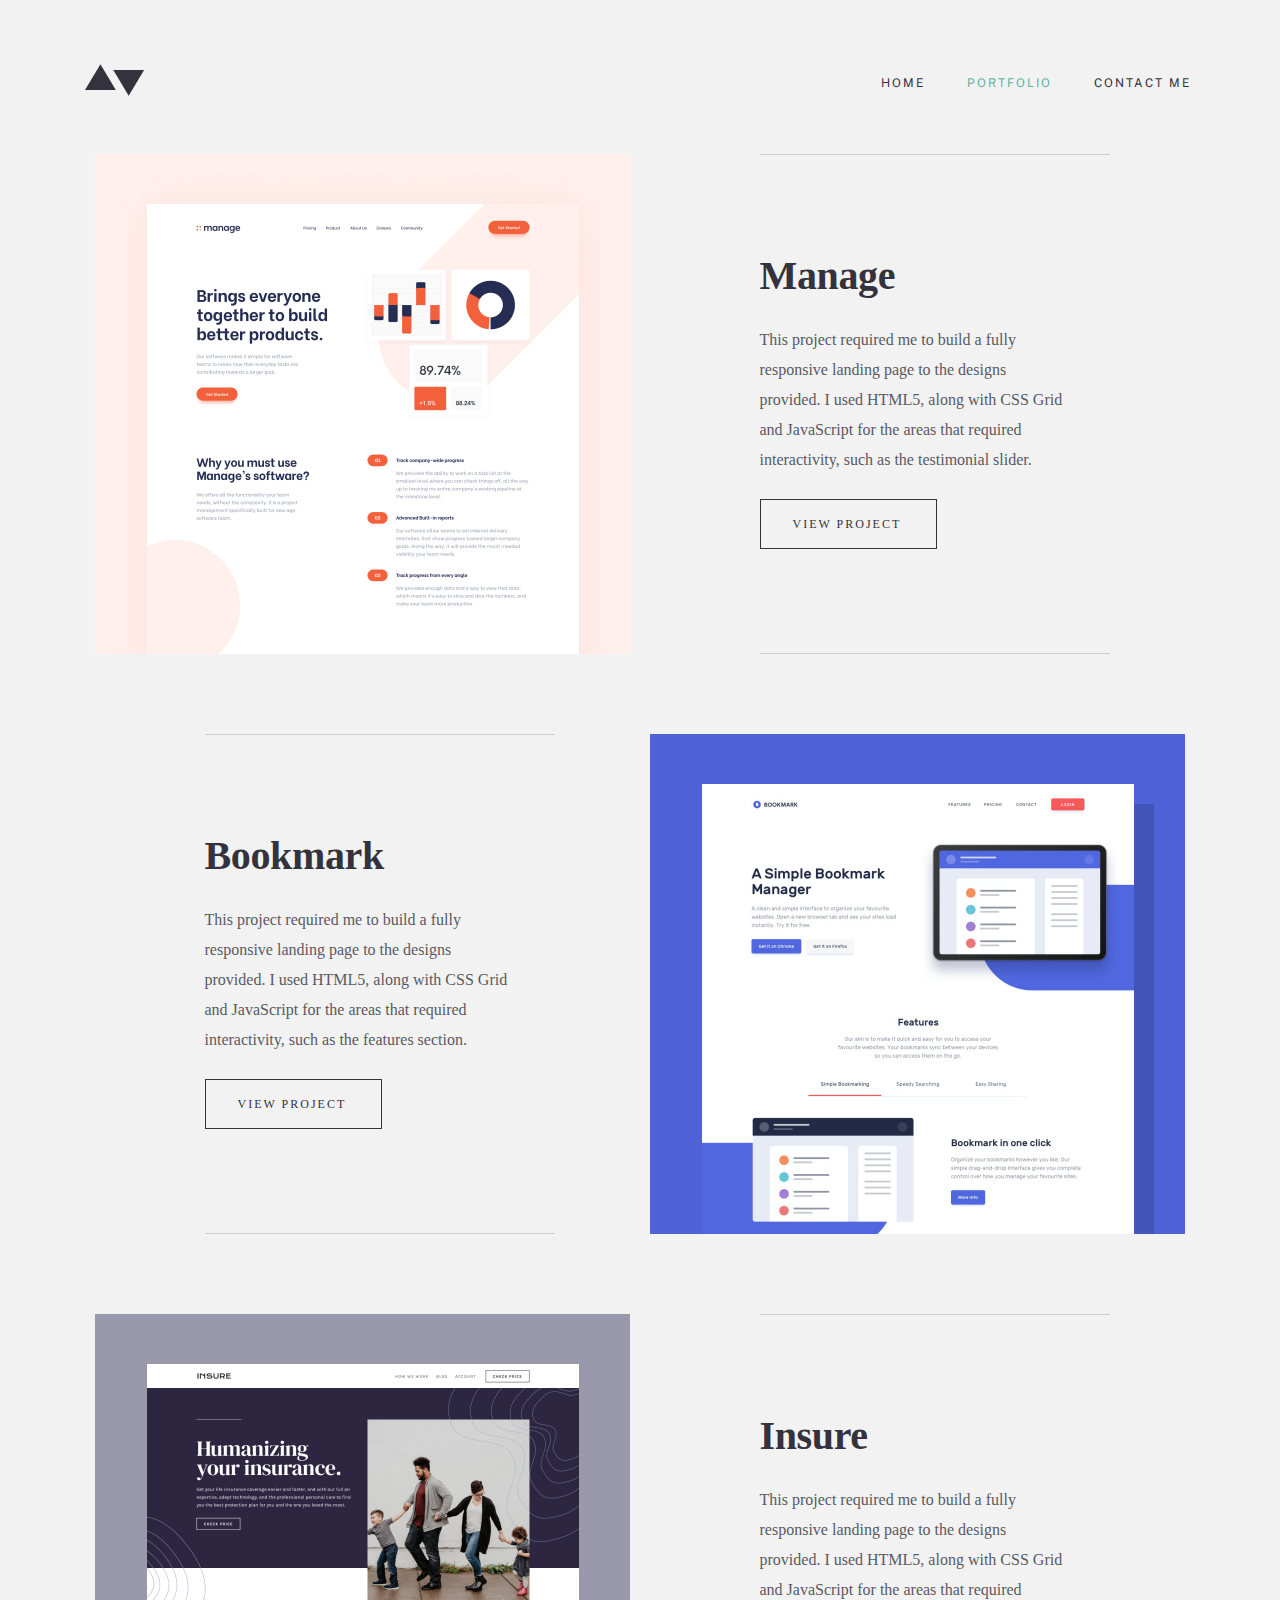
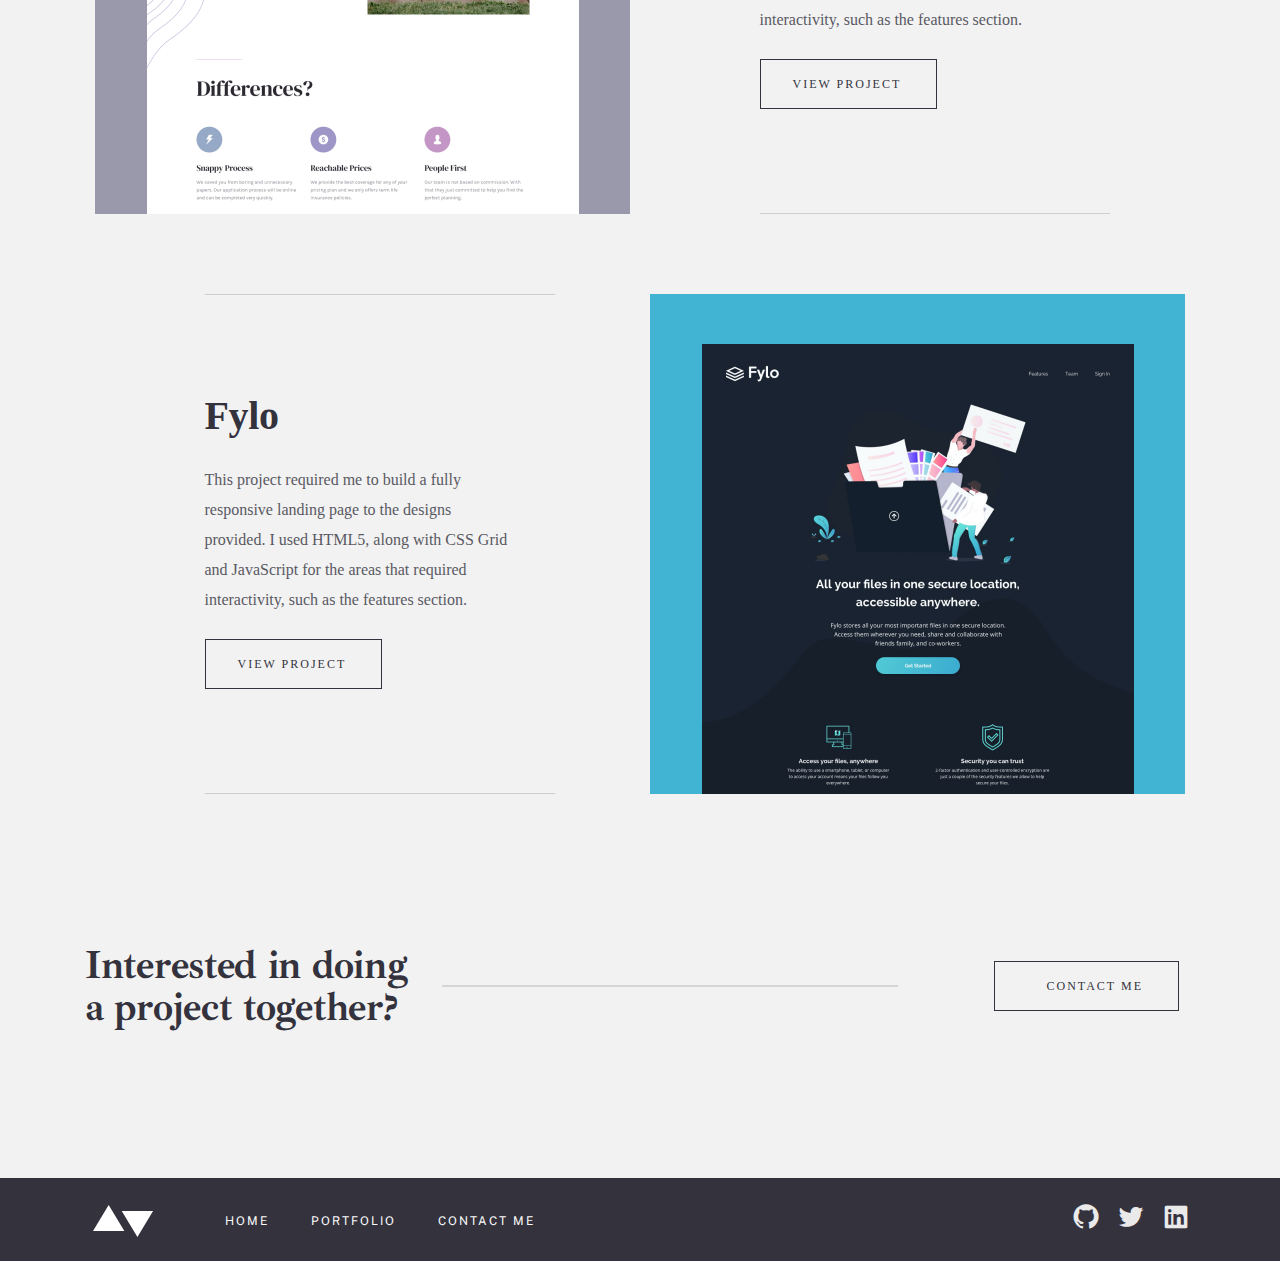
<file: portfolio.html>
<!DOCTYPE html>
<html lang="en">

<head>
  <meta charset="UTF-8">
  <meta http-equiv="X-UA-Compatible" content="IE=edge">
  <meta name="viewport" content="width=device-width, initial-scale=1.0">
  <title>Minimalist-m</title>
  <link rel="stylesheet" href="https://necolas.github.io/normalize.css/8.0.1/normalize.css">
  <link href='https://unpkg.com/boxicons@2.1.1/css/boxicons.min.css' rel='stylesheet'>
  <link rel="stylesheet" href="css/flexboxgrid.css">
  <link rel="stylesheet" href="css/port.css">
</head>

<body>

  <section class="header-hero">
    <header class="header">
      <div class="container">
        <div class="header__inner row middle-xs between-xs">
          <div class="header__logo-box">
            <a class="header__logo-link" href="index.html">
              <img class="header__logo" src="images/logo.svg" alt="logo">
            </a>
          </div>

          <div class="header__nav-box" id="menuBox">
            <nav class="header__nav nav">
              <ul class="nav__list row middle-xs between-xs">
                <li class="nav__item">
                  <a class="nav__link" href="index.html">HOME</a>
                </li>
                <li class="nav__item">
                  <a class="nav__link nav__link-act" href="portfolio.html">PORTFOLIO</a>
                </li>
                <li class="nav__item">
                  <a class="nav__link" href="contact.html">CONTACT ME</a>
                </li>
              </ul>
            </nav>
            <button class="removee-btn" id="menuRemov">
              <i class='bx bx-x'></i>
            </button>
          </div>
          <button class="menu-btn" id="menuBtn">
            <i class='bx bx-menu'></i>
          </button>
        </div>
      </div>
    </header>
  </section>

  <main class="main">
    <div class="main__inner">

      <section class="about">
        <div class="container">
          <div class="about__inner">

            <ul class="about__list col-xs-12">
              <li class="about__item row middle-xs between-xs col-xs-12">
                <div class="about__img-box col-xs-6">
                  <img class="about__img" src="images/port-img-1.jpg" alt="img-person">
                </div>

                <div class="about__desc-box col-xs-6">
                  <div class="about__desc">
                    <h2 class="about__title">Manage</h2>
                    <p class="about__text">
                      This project required me to build a fully responsive landing page to the designs provided. I used
                      HTML5, along with CSS Grid and JavaScript for the areas that required interactivity, such as the
                      testimonial slider.
                    </p>

                    <a class="btn" href="port-one.html">VIEW PROJECT</a>
                  </div>
                </div>
              </li>
              <li class="about__item row middle-xs between-xs col-xs-12">
                <div class="about__img-box col-xs-6">
                  <img class="about__img" src="images/port-img-2.jpg" alt="img-person">
                </div>

                <div class="about__desc-box col-xs-6">
                  <div class="about__desc">
                    <h2 class="about__title">Bookmark</h2>
                    <p class="about__text">
                      This project required me to build a fully responsive landing page to the designs provided. I used
                      HTML5, along with CSS Grid and JavaScript for the areas that required interactivity, such as the
                      features section.
                    </p>

                    <a class="btn" href="port-two.html">VIEW PROJECT</a>
                  </div>
                </div>
              </li>
              <li class="about__item row middle-xs between-xs col-xs-12">
                <div class="about__img-box col-xs-6">
                  <img class="about__img" src="images/port-img-3.jpg" alt="img-person">
                </div>

                <div class="about__desc-box col-xs-6">
                  <div class="about__desc">
                    <h2 class="about__title">Insure</h2>
                    <p class="about__text">
                      This project required me to build a fully responsive landing page to the designs provided. I used
                      HTML5, along with CSS Grid and JavaScript for the areas that required interactivity, such as the
                      features section.
                    </p>

                    <a class="btn" href="port-three.html">VIEW PROJECT</a>
                  </div>
                </div>
              </li>
              <li class="about__item row middle-xs between-xs col-xs-12">
                <div class="about__img-box col-xs-6">
                  <img class="about__img" src="images/port-img-4.jpg" alt="img-person">
                </div>

                <div class="about__desc-box col-xs-6">
                  <div class="about__desc">
                    <h2 class="about__title">Fylo</h2>
                    <p class="about__text">
                      This project required me to build a fully responsive landing page to the designs provided. I used
                      HTML5, along with CSS Grid and JavaScript for the areas that required interactivity, such as the
                      features section.
                    </p>

                    <a class="btn" href="port-foo.html">VIEW PROJECT</a>
                  </div>
                </div>
              </li>
            </ul>
          </div>
        </div>
      </section>


      <section class="inter">
        <div class="container">
          <div class="inter__inner row middle-xs between-xs col-xs-12">
            <h2 class="inter__title col-xs-4">Interested in doing a project together?</h2>
            <div class="inter__line col-xs-5"></div>
            <div class="inter__btn-box col-xs-3">
              <a class="inter__btn btn" href="contact.html">CONTACT ME</a>
            </div>
          </div>
        </div>
      </section>

    </div>
  </main>


  <footer class="footer">
    <div class="container">
      <div class="footer__inner header row middle-xs between-xs">
        <div class="footer__logo-nav row middle-xs between-xs">
          <div class="footer__logo-box">
            <a class="footer__logo-link" href="index.html">
              <img class="footer__logo" src="images/footer-logo.svg" alt="logo">
            </a>
          </div>

          <nav class="footer__nav footer-nav">
            <ul class="footer-nav__list row middle-xs between-xs">
              <li class="footer-nav__item">
                <a class="footer-nav__link" href="index.html">HOME</a>
              </li>
              <li class="footer-nav__item">
                <a class="footer-nav__link" href="portfolio.html">PORTFOLIO</a>
              </li>
              <li class="footer-nav__item">
                <a class="footer-nav__link" href="contact.html">CONTACT ME</a>
              </li>
            </ul>
          </nav>
        </div>

        <div class="footer__icons-box">
          <ul class="footer__list row middle-xs between-xs">
            <li class="footer__item">
              <a class="footer__link" href="#">
                <i class='bx bxl-github'></i>
              </a>
            </li>
            <li class="footer__item">
              <a class="footer__link" href="#">
                <i class='bx bxl-twitter'></i>
              </a>
            </li>
            <li class="footer__item">
              <a class="footer__link" href="#">
                <i class='bx bxl-linkedin-square'></i>
              </a>
            </li>
          </ul>
        </div>

      </div>
    </div>
  </footer>


  <script src="js/main.js"></script>
</body>

</html>
</file>
<file: css/flexboxgrid.css>
/* Uncomment and set these variables to customize the grid. */

.container-fluid {
  margin-right: auto;
  margin-left: auto;
  padding-right: 2rem;
  padding-left: 2rem;
}

.row {
  box-sizing: border-box;
  display: -ms-flexbox;
  display: -webkit-box;
  display: flex;
  -ms-flex: 0 1 auto;
  -webkit-box-flex: 0;
  flex: 0 1 auto;
  -ms-flex-direction: row;
  -webkit-box-orient: horizontal;
  -webkit-box-direction: normal;
  flex-direction: row;
  -ms-flex-wrap: wrap;
  flex-wrap: wrap;
  margin-right: -1rem;
  margin-left: -1rem;
}

.row.reverse {
  -ms-flex-direction: row-reverse;
  -webkit-box-orient: horizontal;
  -webkit-box-direction: reverse;
  flex-direction: row-reverse;
}

.col.reverse {
  -ms-flex-direction: column-reverse;
  -webkit-box-orient: vertical;
  -webkit-box-direction: reverse;
  flex-direction: column-reverse;
}

.col-xs,
.col-xs-1,
.col-xs-2,
.col-xs-3,
.col-xs-4,
.col-xs-5,
.col-xs-6,
.col-xs-7,
.col-xs-8,
.col-xs-9,
.col-xs-10,
.col-xs-11,
.col-xs-12 {
  box-sizing: border-box;
  -ms-flex: 0 0 auto;
  -webkit-box-flex: 0;
  flex: 0 0 auto;
  padding-right: 1rem;
  padding-left: 1rem;
}

.col-xs {
  -webkit-flex-grow: 1;
  -ms-flex-positive: 1;
  -webkit-box-flex: 1;
  flex-grow: 1;
  -ms-flex-preferred-size: 0;
  flex-basis: 0;
  max-width: 100%;
}

.col-xs-1 {
  -ms-flex-preferred-size: 8.333%;
  flex-basis: 8.333%;
  max-width: 8.333%;
}

.col-xs-2 {
  -ms-flex-preferred-size: 16.667%;
  flex-basis: 16.667%;
  max-width: 16.667%;
}

.col-xs-3 {
  -ms-flex-preferred-size: 25%;
  flex-basis: 25%;
  max-width: 25%;
}

.col-xs-4 {
  -ms-flex-preferred-size: 33.333%;
  flex-basis: 33.333%;
  max-width: 33.333%;
}

.col-xs-5 {
  -ms-flex-preferred-size: 41.667%;
  flex-basis: 41.667%;
  max-width: 41.667%;
}

.col-xs-6 {
  -ms-flex-preferred-size: 50%;
  flex-basis: 50%;
  max-width: 50%;
}

.col-xs-7 {
  -ms-flex-preferred-size: 58.333%;
  flex-basis: 58.333%;
  max-width: 58.333%;
}

.col-xs-8 {
  -ms-flex-preferred-size: 66.667%;
  flex-basis: 66.667%;
  max-width: 66.667%;
}

.col-xs-9 {
  -ms-flex-preferred-size: 75%;
  flex-basis: 75%;
  max-width: 75%;
}

.col-xs-10 {
  -ms-flex-preferred-size: 83.333%;
  flex-basis: 83.333%;
  max-width: 83.333%;
}

.col-xs-11 {
  -ms-flex-preferred-size: 91.667%;
  flex-basis: 91.667%;
  max-width: 91.667%;
}

.col-xs-12 {
  -ms-flex-preferred-size: 100%;
  flex-basis: 100%;
  max-width: 100%;
}

.col-xs-offset-1 {
  margin-left: 8.333%;
}

.col-xs-offset-2 {
  margin-left: 16.667%;
}

.col-xs-offset-3 {
  margin-left: 25%;
}

.col-xs-offset-4 {
  margin-left: 33.333%;
}

.col-xs-offset-5 {
  margin-left: 41.667%;
}

.col-xs-offset-6 {
  margin-left: 50%;
}

.col-xs-offset-7 {
  margin-left: 58.333%;
}

.col-xs-offset-8 {
  margin-left: 66.667%;
}

.col-xs-offset-9 {
  margin-left: 75%;
}

.col-xs-offset-10 {
  margin-left: 83.333%;
}

.col-xs-offset-11 {
  margin-left: 91.667%;
}

.start-xs {
  -ms-flex-pack: start;
  -webkit-box-pack: start;
  justify-content: flex-start;
  text-align: start;
}

.center-xs {
  -ms-flex-pack: center;
  -webkit-box-pack: center;
  justify-content: center;
  text-align: center;
}

.end-xs {
  -ms-flex-pack: end;
  -webkit-box-pack: end;
  justify-content: flex-end;
  text-align: end;
}

.top-xs {
  -ms-flex-align: start;
  -webkit-box-align: start;
  align-items: flex-start;
}

.middle-xs {
  -ms-flex-align: center;
  -webkit-box-align: center;
  align-items: center;
}

.bottom-xs {
  -ms-flex-align: end;
  -webkit-box-align: end;
  align-items: flex-end;
}

.around-xs {
  -ms-flex-pack: distribute;
  justify-content: space-around;
}

.between-xs {
  -ms-flex-pack: justify;
  -webkit-box-pack: justify;
  justify-content: space-between;
}

.first-xs {
  -ms-flex-order: -1;
  -webkit-box-ordinal-group: 0;
  order: -1;
}

.last-xs {
  -ms-flex-order: 1;
  -webkit-box-ordinal-group: 2;
  order: 1;
}

@media only screen and (min-width: 48em) {
  .container {
    width: 46rem;
  }

  .col-sm,
  .col-sm-1,
  .col-sm-2,
  .col-sm-3,
  .col-sm-4,
  .col-sm-5,
  .col-sm-6,
  .col-sm-7,
  .col-sm-8,
  .col-sm-9,
  .col-sm-10,
  .col-sm-11,
  .col-sm-12 {
    box-sizing: border-box;
    -ms-flex: 0 0 auto;
    -webkit-box-flex: 0;
    flex: 0 0 auto;
    padding-right: 1rem;
    padding-left: 1rem;
  }

  .col-sm {
    -webkit-flex-grow: 1;
    -ms-flex-positive: 1;
    -webkit-box-flex: 1;
    flex-grow: 1;
    -ms-flex-preferred-size: 0;
    flex-basis: 0;
    max-width: 100%;
  }

  .col-sm-1 {
    -ms-flex-preferred-size: 8.333%;
    flex-basis: 8.333%;
    max-width: 8.333%;
  }

  .col-sm-2 {
    -ms-flex-preferred-size: 16.667%;
    flex-basis: 16.667%;
    max-width: 16.667%;
  }

  .col-sm-3 {
    -ms-flex-preferred-size: 25%;
    flex-basis: 25%;
    max-width: 25%;
  }

  .col-sm-4 {
    -ms-flex-preferred-size: 33.333%;
    flex-basis: 33.333%;
    max-width: 33.333%;
  }

  .col-sm-5 {
    -ms-flex-preferred-size: 41.667%;
    flex-basis: 41.667%;
    max-width: 41.667%;
  }

  .col-sm-6 {
    -ms-flex-preferred-size: 50%;
    flex-basis: 50%;
    max-width: 50%;
  }

  .col-sm-7 {
    -ms-flex-preferred-size: 58.333%;
    flex-basis: 58.333%;
    max-width: 58.333%;
  }

  .col-sm-8 {
    -ms-flex-preferred-size: 66.667%;
    flex-basis: 66.667%;
    max-width: 66.667%;
  }

  .col-sm-9 {
    -ms-flex-preferred-size: 75%;
    flex-basis: 75%;
    max-width: 75%;
  }

  .col-sm-10 {
    -ms-flex-preferred-size: 83.333%;
    flex-basis: 83.333%;
    max-width: 83.333%;
  }

  .col-sm-11 {
    -ms-flex-preferred-size: 91.667%;
    flex-basis: 91.667%;
    max-width: 91.667%;
  }

  .col-sm-12 {
    -ms-flex-preferred-size: 100%;
    flex-basis: 100%;
    max-width: 100%;
  }

  .col-sm-offset-1 {
    margin-left: 8.333%;
  }

  .col-sm-offset-2 {
    margin-left: 16.667%;
  }

  .col-sm-offset-3 {
    margin-left: 25%;
  }

  .col-sm-offset-4 {
    margin-left: 33.333%;
  }

  .col-sm-offset-5 {
    margin-left: 41.667%;
  }

  .col-sm-offset-6 {
    margin-left: 50%;
  }

  .col-sm-offset-7 {
    margin-left: 58.333%;
  }

  .col-sm-offset-8 {
    margin-left: 66.667%;
  }

  .col-sm-offset-9 {
    margin-left: 75%;
  }

  .col-sm-offset-10 {
    margin-left: 83.333%;
  }

  .col-sm-offset-11 {
    margin-left: 91.667%;
  }

  .start-sm {
    -ms-flex-pack: start;
    -webkit-box-pack: start;
    justify-content: flex-start;
    text-align: start;
  }

  .center-sm {
    -ms-flex-pack: center;
    -webkit-box-pack: center;
    justify-content: center;
    text-align: center;
  }

  .end-sm {
    -ms-flex-pack: end;
    -webkit-box-pack: end;
    justify-content: flex-end;
    text-align: end;
  }

  .top-sm {
    -ms-flex-align: start;
    -webkit-box-align: start;
    align-items: flex-start;
  }

  .middle-sm {
    -ms-flex-align: center;
    -webkit-box-align: center;
    align-items: center;
  }

  .bottom-sm {
    -ms-flex-align: end;
    -webkit-box-align: end;
    align-items: flex-end;
  }

  .around-sm {
    -ms-flex-pack: distribute;
    justify-content: space-around;
  }

  .between-sm {
    -ms-flex-pack: justify;
    -webkit-box-pack: justify;
    justify-content: space-between;
  }

  .first-sm {
    -ms-flex-order: -1;
    -webkit-box-ordinal-group: 0;
    order: -1;
  }

  .last-sm {
    -ms-flex-order: 1;
    -webkit-box-ordinal-group: 2;
    order: 1;
  }
}

@media only screen and (min-width: 62em) {
  .container {
    width: 61rem;
  }

  .col-md,
  .col-md-1,
  .col-md-2,
  .col-md-3,
  .col-md-4,
  .col-md-5,
  .col-md-6,
  .col-md-7,
  .col-md-8,
  .col-md-9,
  .col-md-10,
  .col-md-11,
  .col-md-12 {
    box-sizing: border-box;
    -ms-flex: 0 0 auto;
    -webkit-box-flex: 0;
    flex: 0 0 auto;
    padding-right: 1rem;
    padding-left: 1rem;
  }

  .col-md {
    -webkit-flex-grow: 1;
    -ms-flex-positive: 1;
    -webkit-box-flex: 1;
    flex-grow: 1;
    -ms-flex-preferred-size: 0;
    flex-basis: 0;
    max-width: 100%;
  }

  .col-md-1 {
    -ms-flex-preferred-size: 8.333%;
    flex-basis: 8.333%;
    max-width: 8.333%;
  }

  .col-md-2 {
    -ms-flex-preferred-size: 16.667%;
    flex-basis: 16.667%;
    max-width: 16.667%;
  }

  .col-md-3 {
    -ms-flex-preferred-size: 25%;
    flex-basis: 25%;
    max-width: 25%;
  }

  .col-md-4 {
    -ms-flex-preferred-size: 33.333%;
    flex-basis: 33.333%;
    max-width: 33.333%;
  }

  .col-md-5 {
    -ms-flex-preferred-size: 41.667%;
    flex-basis: 41.667%;
    max-width: 41.667%;
  }

  .col-md-6 {
    -ms-flex-preferred-size: 50%;
    flex-basis: 50%;
    max-width: 50%;
  }

  .col-md-7 {
    -ms-flex-preferred-size: 58.333%;
    flex-basis: 58.333%;
    max-width: 58.333%;
  }

  .col-md-8 {
    -ms-flex-preferred-size: 66.667%;
    flex-basis: 66.667%;
    max-width: 66.667%;
  }

  .col-md-9 {
    -ms-flex-preferred-size: 75%;
    flex-basis: 75%;
    max-width: 75%;
  }

  .col-md-10 {
    -ms-flex-preferred-size: 83.333%;
    flex-basis: 83.333%;
    max-width: 83.333%;
  }

  .col-md-11 {
    -ms-flex-preferred-size: 91.667%;
    flex-basis: 91.667%;
    max-width: 91.667%;
  }

  .col-md-12 {
    -ms-flex-preferred-size: 100%;
    flex-basis: 100%;
    max-width: 100%;
  }

  .col-md-offset-1 {
    margin-left: 8.333%;
  }

  .col-md-offset-2 {
    margin-left: 16.667%;
  }

  .col-md-offset-3 {
    margin-left: 25%;
  }

  .col-md-offset-4 {
    margin-left: 33.333%;
  }

  .col-md-offset-5 {
    margin-left: 41.667%;
  }

  .col-md-offset-6 {
    margin-left: 50%;
  }

  .col-md-offset-7 {
    margin-left: 58.333%;
  }

  .col-md-offset-8 {
    margin-left: 66.667%;
  }

  .col-md-offset-9 {
    margin-left: 75%;
  }

  .col-md-offset-10 {
    margin-left: 83.333%;
  }

  .col-md-offset-11 {
    margin-left: 91.667%;
  }

  .start-md {
    -ms-flex-pack: start;
    -webkit-box-pack: start;
    justify-content: flex-start;
    text-align: start;
  }

  .center-md {
    -ms-flex-pack: center;
    -webkit-box-pack: center;
    justify-content: center;
    text-align: center;
  }

  .end-md {
    -ms-flex-pack: end;
    -webkit-box-pack: end;
    justify-content: flex-end;
    text-align: end;
  }

  .top-md {
    -ms-flex-align: start;
    -webkit-box-align: start;
    align-items: flex-start;
  }

  .middle-md {
    -ms-flex-align: center;
    -webkit-box-align: center;
    align-items: center;
  }

  .bottom-md {
    -ms-flex-align: end;
    -webkit-box-align: end;
    align-items: flex-end;
  }

  .around-md {
    -ms-flex-pack: distribute;
    justify-content: space-around;
  }

  .between-md {
    -ms-flex-pack: justify;
    -webkit-box-pack: justify;
    justify-content: space-between;
  }

  .first-md {
    -ms-flex-order: -1;
    -webkit-box-ordinal-group: 0;
    order: -1;
  }

  .last-md {
    -ms-flex-order: 1;
    -webkit-box-ordinal-group: 2;
    order: 1;
  }
}

@media only screen and (min-width: 75em) {
  .container {
    width: 71rem;
  }

  .col-lg,
  .col-lg-1,
  .col-lg-2,
  .col-lg-3,
  .col-lg-4,
  .col-lg-5,
  .col-lg-6,
  .col-lg-7,
  .col-lg-8,
  .col-lg-9,
  .col-lg-10,
  .col-lg-11,
  .col-lg-12 {
    box-sizing: border-box;
    -ms-flex: 0 0 auto;
    -webkit-box-flex: 0;
    flex: 0 0 auto;
    padding-right: 1rem;
    padding-left: 1rem;
  }

  .col-lg {
    -webkit-flex-grow: 1;
    -ms-flex-positive: 1;
    -webkit-box-flex: 1;
    flex-grow: 1;
    -ms-flex-preferred-size: 0;
    flex-basis: 0;
    max-width: 100%;
  }

  .col-lg-1 {
    -ms-flex-preferred-size: 8.333%;
    flex-basis: 8.333%;
    max-width: 8.333%;
  }

  .col-lg-2 {
    -ms-flex-preferred-size: 16.667%;
    flex-basis: 16.667%;
    max-width: 16.667%;
  }

  .col-lg-3 {
    -ms-flex-preferred-size: 25%;
    flex-basis: 25%;
    max-width: 25%;
  }

  .col-lg-4 {
    -ms-flex-preferred-size: 33.333%;
    flex-basis: 33.333%;
    max-width: 33.333%;
  }

  .col-lg-5 {
    -ms-flex-preferred-size: 41.667%;
    flex-basis: 41.667%;
    max-width: 41.667%;
  }

  .col-lg-6 {
    -ms-flex-preferred-size: 50%;
    flex-basis: 50%;
    max-width: 50%;
  }

  .col-lg-7 {
    -ms-flex-preferred-size: 58.333%;
    flex-basis: 58.333%;
    max-width: 58.333%;
  }

  .col-lg-8 {
    -ms-flex-preferred-size: 66.667%;
    flex-basis: 66.667%;
    max-width: 66.667%;
  }

  .col-lg-9 {
    -ms-flex-preferred-size: 75%;
    flex-basis: 75%;
    max-width: 75%;
  }

  .col-lg-10 {
    -ms-flex-preferred-size: 83.333%;
    flex-basis: 83.333%;
    max-width: 83.333%;
  }

  .col-lg-11 {
    -ms-flex-preferred-size: 91.667%;
    flex-basis: 91.667%;
    max-width: 91.667%;
  }

  .col-lg-12 {
    -ms-flex-preferred-size: 100%;
    flex-basis: 100%;
    max-width: 100%;
  }

  .col-lg-offset-1 {
    margin-left: 8.333%;
  }

  .col-lg-offset-2 {
    margin-left: 16.667%;
  }

  .col-lg-offset-3 {
    margin-left: 25%;
  }

  .col-lg-offset-4 {
    margin-left: 33.333%;
  }

  .col-lg-offset-5 {
    margin-left: 41.667%;
  }

  .col-lg-offset-6 {
    margin-left: 50%;
  }

  .col-lg-offset-7 {
    margin-left: 58.333%;
  }

  .col-lg-offset-8 {
    margin-left: 66.667%;
  }

  .col-lg-offset-9 {
    margin-left: 75%;
  }

  .col-lg-offset-10 {
    margin-left: 83.333%;
  }

  .col-lg-offset-11 {
    margin-left: 91.667%;
  }

  .start-lg {
    -ms-flex-pack: start;
    -webkit-box-pack: start;
    justify-content: flex-start;
    text-align: start;
  }

  .center-lg {
    -ms-flex-pack: center;
    -webkit-box-pack: center;
    justify-content: center;
    text-align: center;
  }

  .end-lg {
    -ms-flex-pack: end;
    -webkit-box-pack: end;
    justify-content: flex-end;
    text-align: end;
  }

  .top-lg {
    -ms-flex-align: start;
    -webkit-box-align: start;
    align-items: flex-start;
  }

  .middle-lg {
    -ms-flex-align: center;
    -webkit-box-align: center;
    align-items: center;
  }

  .bottom-lg {
    -ms-flex-align: end;
    -webkit-box-align: end;
    align-items: flex-end;
  }

  .around-lg {
    -ms-flex-pack: distribute;
    justify-content: space-around;
  }

  .between-lg {
    -ms-flex-pack: justify;
    -webkit-box-pack: justify;
    justify-content: space-between;
  }

  .first-lg {
    -ms-flex-order: -1;
    -webkit-box-ordinal-group: 0;
    order: -1;
  }

  .last-lg {
    -ms-flex-order: 1;
    -webkit-box-ordinal-group: 2;
    order: 1;
  }
}
</file>
<file: css/style.css>
@import url('https://fonts.googleapis.com/css2?family=Ibarra+Real+Nova:wght@700&family=Public+Sans&display=swap');

*,
*::after,
*::before {
  margin: 0;
  padding: 0;
  box-sizing: border-box;
}

body {
  background-color: #f2f2f2;
  min-height: 100vh;
  display: flex;
  flex-direction: column;
}

.container {
  width: 100%;
  max-width: 1150px;
  margin: 0 auto;
  padding: 0 20px;
}


:root {
  --font-1: 'Ibarra Real Nova', serif;
  --font-2: 'Public Sans', sans-serif;

  --color-1: #5fb4a2;
  --color-2: #203a4c;
  --color-3: #33323d;
  --color-4: #fafafa;
  --color-5: #eaeaeb;
  --color-6: #f43030;
  --color-7: #fff;
  --color-8: #000;

  --bg-color-1: #5fb4a2;
  --bg-color-2: #203a4c;
  --bg-color-3: #33323d;
  --bg-color-4: #fafafa;
  --bg-color-5: #eaeaeb;
  --bg-color-6: #f43030;
  --bg-color-7: #fff;
  --bg-color-8: #000;

}

.btn {
  font-size: 12px;
  line-height: 14px;
  letter-spacing: 2px;

  text-decoration: none;
  text-transform: uppercase;

  display: inline-block;

  color: var(--color-3);
  padding: 17px 35px 17px 32px;

  border: 1px solid var(--bg-color-3);
  transition: all 0.3s ease;
}

.btn:hover {
  background: var(--bg-color-3);
  color: var(--color-4);
  transition: all 0.3s ease;
}

.btn:active {
  background: transparent;
  border: 1px solid hsla(245, 10%, 22%, 0.205);
  color: var(--color-3);
  transition: all 0.3s ease;
}

.header__inner {
  width: 100%;
  margin: 0 auto;
  padding-top: 64px;
  padding-bottom: 54px;
}

.header__logo-link {
  text-decoration: none;
}

.header__logo {
  width: 60px;
  height: 32px;
}

.header__nav-box {
  padding-right: 20px;
}

.nav__list {
  list-style-type: none;
}

.nav__item:not(:nth-child(1)) {
  margin-left: 42px;
}

.nav__link {
  font-family: var(--font-2);
  font-size: 12px;
  line-height: 14px;
  letter-spacing: 2px;

  text-transform: uppercase;
  text-decoration: none;

  color: var(--color-3);
  transition: all 0.3s ease;
}

.nav__link:hover {
  color: var(--color-1);
  transition: all 0.3s ease;
}

.menu-btn {
  font-size: 30px;

  color: var(--color-black);
  background: transparent;

  border: none;

  display: flex;
  align-items: center;

  display: none;
}

.removee-btn {
  position: absolute;
  top: -70px;
  right: 0;
  font-size: 40px;

  color: var(--color-2);
  background: transparent;

  border: none;

  display: flex;
  align-items: center;

  display: none;
}

@media screen and (max-width: 576px) {

  .header__nav-box {
    position: absolute;
    top: 130px;
    right: -300px;

    width: 225px;
    height: 190px;

    background: var(--bg-color-3);
    transition: all 0.3s ease;
    z-index: 500;
  }

  .nav__list {
    display: flex;
    flex-direction: column;
    text-align: center;

    padding-top: 30px;
  }

  .nav__item:not(:nth-child(1)) {
    margin: 0px;
  }

  .nav__link {
    font-family: var(--font-2);

    font-size: 12px;
    line-height: 14px;

    text-align: right;
    text-transform: uppercase;

    letter-spacing: 2px;

    color: var(--color-4);
    display: inline-block;

    margin-bottom: 32px;
  }

  .removee-btn {
    display: block;
    z-index: 100;
  }

  .menu-btn {
    display: block;
  }

  .open-menu {
    right: 20px;
    transition: all 0.5s ease;
  }

  .menu-remov {
    top: -100%;
    transition: all 0.5s ease;
  }

  .m-none {
    display: none;
  }

  .m-block {
    display: block;
  }
}



/* HERO PART  */


.hero__box {
  position: relative;
  width: 100%;
  margin: 0 auto;
  margin-bottom: 150px;
  height: 600px;
}

.hero__inner {
  position: relative;
  bottom: 0;
  left: 0;
  width: 100%;
  height: 600px;

  background-image: url('../images/home-hero-img.jpg');
  background-repeat: no-repeat;
  background-size: 100% 600px;
  background-position: center center;

  object-fit: cover;
}

.hero__desc-box {
  position: absolute;
  bottom: 0;
  left: 0;
  max-width: 445px;
  height: 355px;

  background: var(--bg-color-4);
  padding-top: 55px;
  padding-right: 55px;
}

.hero__title {
  font-family: var(--font-1);
  font-weight: bold;
  font-size: 50px;
  line-height: 50px;

  letter-spacing: -0.446429px;

  color: var(--color-3);
  margin-bottom: 53px;
}

.btn-primary {
  position: relative;
  font-family: var(--font-2);
  font-size: 12px;
  line-height: 14px;
  text-align: center;
  letter-spacing: 2px;

  text-decoration: none;
  text-transform: uppercase;
  display: inline-block;

  padding: 17px 30px 17px 78px;

  color: #fff;
  background: var(--bg-color-2);

  overflow: hidden;
}

.btn-primary .bx {
  position: absolute;
  top: 0;
  left: 0;
  padding: 13px 16px 18px 16px;
  font-size: 25px;

  color: var(--color-1);
  background: rgba(0, 0, 0, 0.11);
  transition: all 0.3s ease;
}

.btn-primary:hover {
  background: var(--bg-color-1);
  color: var(--color-4);
  transition: all 0.3s ease;
}

.btn-primary:hover .bx {
  color: var(--color-4);
  transition: all 0.3s ease;
}


.btn-primary:active {
  opacity: 0.2;
  transition: all 0.3s ease;
}

@media screen and (max-width: 576px) {

  .hero__box {
    position: relative;
    height: 630px;
  }

  .hero__inner {
    height: 270px;
    background-size: cover;
    background-position: center center;
  }

  .hero__desc-box {
    max-width: 100%;
    flex-basis: 100%;
    background: transparent;
    padding-right: 0;
  }

  .hero__title {
    font-size: 38px;
  }
}

@media screen and (max-width: 400px) {

  .hero__inner {
    height: 220px;
  }
}



/* ABOUT SEC PART  */


.about__inner {
  padding: 0;
  margin: 0 auto;
  margin-bottom: 150px;
}

.about__img-box {
  padding: 0;
  max-width: 100%;
  height: 600px;

  overflow: hidden;
}

.about__img {
  width: 100%;
  height: 100%;
  object-fit: cover;
  background-position: right right;
}

.about__desc {
  padding: 0;
  max-width: 350px;
  margin: 0 auto;

  padding: 55px 0 60px 0;

  border-top: 1px solid rgba(0, 0, 0, 0.151);
  border-bottom: 1px solid rgba(0, 0, 0, 0.158);
}

.about__title {
  font-weight: bold;
  font-size: 40px;
  line-height: 42px;

  letter-spacing: -0.357143px;

  color: var(--color-3);
  margin-bottom: 30px;
}

.about__text {
  font-size: 16px;
  line-height: 30px;

  color: var(--color-3);
  opacity: 0.8;
  margin-bottom: 23px;
}


@media screen and (max-width: 768px) {

  .about__desc {
    max-width: 280px;
    height: 600px;
    margin-left: auto;
  }

  .about__title {
    font-size: 30px;
  }

  .about__text {
    font-size: 14px;
  }
}

@media screen and (max-width: 640px) {

  .about__inner {
    flex-direction: column;
  }

  .about__desc {
    margin-top: 50px;
    max-width: 80%;
    margin-left: auto;
    text-align: center;
  }
}


/* INTER PART  */


.inter__inner {
  width: 100%;
  margin: 0 auto;
  margin-bottom: 150px;

  padding-left: 0;
}

.inter__title {
  max-width: 350px;
  font-family: var(--font-1);
  font-weight: bold;
  font-size: 40px;
  line-height: 42px;

  letter-spacing: -0.3px;

  color: var(--color-3);

  padding: 0;
}

.inter__line {
  max-width: 530px;
  height: 2px;
  background: hsla(245, 10%, 22%, 0.151);
  padding: 0;

  overflow: hidden;
}

.inter__btn-box {
  padding: 0;
  text-align: right;
}

.inter__btn {
  width: 185px;
}


@media screen and (max-width: 1080px) {

  .inter__title {
    max-width: 40%;
    flex-basis: 40%;
  }

  .inter__line {
    max-width: 25%;
    margin: 0 auto;
  }

  .inter__btn {
    margin-left: 0px;
  }
}

@media screen and (max-width: 880px) {

  .inter__title {
    max-width: 50%;
    flex-basis: 50%;
  }

  .inter__line {
    max-width: 20%;
    margin: 0 auto;
  }

  .inter__btn-box {
    padding-right: 20px;
  }

}


@media screen and (max-width: 800px) {

  .inter__title {
    max-width: 60%;
    flex-basis: 60%;
  }

  .inter__line {
    display: none;
  }

}


@media screen and (max-width: 730px) {

  .inter__inner {
    padding: 0;
  }

  .inter__title {
    max-width: 80%;
    flex-basis: 80%;
    margin: 0 auto;
    text-align: center;
    margin-bottom: 50px;
  }

  .inter__btn-box {
    max-width: 80%;
    flex-basis: 80%;
    text-align: center;
    margin: 0 auto;
  }
}



/* FOOTER PART  */


.footer {
  background: var(--bg-color-3);
}

.footer__inner {
  padding: 24px 0;
  margin: 0 auto;
}

.footer__logo-nav {
  padding: 0 24px;
}

.footer__logo-box {
  width: 60px;
  height: 30px;
  margin-right: 48px;
}

.footer__logo-link {
  display: inline-block;
  text-decoration: none;
}

.footer-nav__list {
  list-style-type: none;
  padding-left: 40px;
}

.footer-nav__item:not(:nth-child(1)) {
  margin-left: 42px;
}

.footer-nav__link {
  font-family: var(--font-2);
  font-size: 12px;
  line-height: 14px;
  letter-spacing: 2px;

  text-transform: uppercase;
  text-decoration: none;

  color: var(--color-4);
  transition: all 0.3s ease;
}

.footer-nav__link:hover {
  color: var(--color-1);
  transition: all 0.3s ease;
}



.footer__list {
  list-style-type: none;
  padding-right: 20px;
}

.footer__item:not(:nth-child(1)) {
  margin-left: 15px;
}

.footer__link {
  font-size: 30px;
  color: var(--color-5);
}

.footer__link:hover {
  color: var(--color-1);
}

@media screen and (max-width: 730px) {

  .footer__inner {
    flex-direction: column;
  }

  .footer__icons-box {
    padding-top: 50px;
    text-align: center;
  }

  .footer__list {
    padding: 0;
  }

}

@media screen and (max-width: 576px) {

  .footer__logo-nav {
    flex-direction: column;
    text-align: center;
  }

  .footer__logo-box {
    margin: 0 auto;
    margin-bottom: 50px;
  }

  .footer-nav__list {
    padding: 0;
  }

}

@media screen and (max-width: 370px) {

  .footer__logo-nav {
    max-width: 100%;
  }

  .footer-nav__list {
    flex-direction: column;
    text-align: center;
  }

  .footer-nav__item {
    margin-bottom: 20px;
  }

  .footer-nav__item:not(:nth-child(1)) {
    margin-left: 0;
  }
}
</file>
<file: css/contact.css>
@import url('https://fonts.googleapis.com/css2?family=Ibarra+Real+Nova:wght@700&family=Public+Sans&display=swap');

*,
*::after,
*::before {
  margin: 0;
  padding: 0;
  box-sizing: border-box;
}

body {
  background-color: #f2f2f2;
  min-height: 100vh;
  display: flex;
  flex-direction: column;
}

.container {
  width: 100%;
  max-width: 1150px;
  margin: 0 auto;
  padding: 0 20px;
}


:root {
  --font-1: 'Ibarra Real Nova', serif;
  --font-2: 'Public Sans', sans-serif;

  --color-1: #5fb4a2;
  --color-2: #203a4c;
  --color-3: #33323d;
  --color-4: #fafafa;
  --color-5: #eaeaeb;
  --color-6: #f43030;
  --color-7: #fff;
  --color-8: #000;

  --bg-color-1: #5fb4a2;
  --bg-color-2: #203a4c;
  --bg-color-3: #33323d;
  --bg-color-4: #fafafa;
  --bg-color-5: #eaeaeb;
  --bg-color-6: #f43030;
  --bg-color-7: #fff;
  --bg-color-8: #000;

}

.btn {
  font-size: 12px;
  line-height: 14px;
  letter-spacing: 2px;

  text-decoration: none;
  text-transform: uppercase;

  display: inline-block;

  color: var(--color-3);
  padding: 17px 35px 17px 32px;

  border: 1px solid var(--bg-color-3);
  transition: all 0.3s ease;
}

.btn:hover {
  background: var(--bg-color-3);
  color: var(--color-4);
  transition: all 0.3s ease;
}

.btn:active {
  background: transparent;
  border: 1px solid hsla(245, 10%, 22%, 0.205);
  color: var(--color-3);
  transition: all 0.3s ease;
}

.header__inner {
  width: 100%;
  margin: 0 auto;
  padding-top: 64px;
  padding-bottom: 54px;
}

.header__logo-link {
  text-decoration: none;
}

.header__logo {
  width: 60px;
  height: 32px;
}

.header__nav-box {
  padding-right: 20px;
}

.nav__list {
  list-style-type: none;
}

.nav__item:not(:nth-child(1)) {
  margin-left: 42px;
}

.nav__link {
  font-family: var(--font-2);
  font-size: 12px;
  line-height: 14px;
  letter-spacing: 2px;

  text-transform: uppercase;
  text-decoration: none;

  color: var(--color-3);
  transition: all 0.3s ease;
}

.nav__link:hover {
  color: var(--color-1);
  transition: all 0.3s ease;
}

.nav__link-act {
  color: var(--color-1);
}

.menu-btn {
  font-size: 30px;

  color: var(--color-black);
  background: transparent;

  border: none;

  display: flex;
  align-items: center;

  display: none;
}

.removee-btn {
  position: absolute;
  top: -70px;
  right: 0;
  font-size: 40px;

  color: var(--color-2);
  background: transparent;

  border: none;

  display: flex;
  align-items: center;

  display: none;
}

@media screen and (max-width: 576px) {

  .header__nav-box {
    position: absolute;
    top: -500px;
    right: 20px;

    width: 225px;
    height: 190px;

    background: var(--bg-color-3);
    transition: all 0.3s ease;
    z-index: 500;
  }

  .nav__list {
    display: flex;
    flex-direction: column;
    text-align: center;
    margin: 0 auto;

    padding-top: 30px;
    padding-left: 20px;
  }

  .nav__item:not(:nth-child(1)) {
    margin: 0px;
  }

  .nav__link {
    font-family: var(--font-2);

    font-size: 12px;
    line-height: 14px;

    text-align: right;
    text-transform: uppercase;

    letter-spacing: 2px;

    color: var(--color-4);
    display: inline-block;

    margin-bottom: 32px;
  }

  .removee-btn {
    display: block;
    z-index: 100;
  }

  .menu-btn {
    display: block;
  }

  .open-menu {
    top: 130px;
    transition: all 0.5s ease;
  }

  .menu-remov {
    top: -100%;
    transition: all 0.5s ease;
  }

  .m-none {
    display: none;
  }

  .m-block {
    display: block;
  }
}


/* TOUCH PART  */

.touch__inner {
  padding: 48px 0;
  margin: 0 auto;

  border-top: 1px solid hsla(245, 10%, 22%, 0.151);
  border-bottom: 1px solid hsla(245, 10%, 22%, 0.151);

  margin-bottom: 50px;
}

.touch__title-box {
  padding: 0;
}

.touch__title {
  font-weight: bold;
  font-size: 40px;
  line-height: 42px;

  letter-spacing: -0.3px;

  color: var(--color-3);
}

.touch__desc {
  padding: 0;
}

.touch__text {
  font-weight: normal;
  font-size: 16px;
  line-height: 30px;

  color: var(--color-3);
  opacity: 0.8;
  margin-bottom: 24px;
}

.touch__icons-box {
  max-width: 100px;
  padding-left: 20px;
}

.touch__list {
  list-style-type: none;
}

.touch__link .bx {
  font-size: 30px;
  color: var(--color-3);
  transition: all 0.2s ease;
}

.touch__link:hover .bx {
  color: var(--color-1);
  transition: all 0.2s ease;
}


@media screen and (max-width: 768px) {

  .touch__inner {
    flex-direction: column;
    margin: 0 auto;
  }

  .touch__title-box {
    max-width: 100%;
    margin-bottom: 30px;
  }

  .touch__desc {
    max-width: 100%;
  }
}


/* CONTACT PART  */

.contact__inner {
  margin: 0 auto;
  margin-bottom: 110px;

  padding: 0;
}

.contact__form-box {
  padding: 0;
  margin: 0;

  overflow: hidden;
}

.contact__form {
  width: 100%;
}

.form-label {
  font-family: var(--font-2);
  font-weight: bold;
  font-size: 13px;
  line-height: 30px;

  color: var(--color-3);

  margin-bottom: 8px;
  display: flex;
  flex-direction: column;
  opacity: 0.8;
}

.form__input {
  font-weight: normal;
  font-size: 13px;
  line-height: 30px;

  color: hsla(245, 10%, 22%, 0.411);

  padding: 10px 0;
  padding-left: 15px;
  margin-bottom: 24px;

  border: none;
  outline: none;

  background: hsla(245, 11%, 22%, 0.103);
  mix-blend-mode: normal;
}

.textare {
  max-width: 100%;
  min-width: 100%;
  min-height: 95px;
  max-height: 150px;
}

.contact__btn {
  font-family: var(--font-2);
  font-weight: normal;
  font-size: 12px;
  line-height: 14px;
  text-align: center;
  letter-spacing: 2px;
  text-transform: uppercase;

  color: var(--color-7);
  background: var(--color-2);

  padding: 17px 30px;

  display: inline-block;
  border: none;
  text-decoration: none;
  transition: all 0.3s ease;
}

.contact__btn:hover {
  background: var(--color-1);
  transition: all 0.3s ease;
}


@media screen and (max-width: 768px) {

  .contact__inner {
    flex-direction: column;
    margin: 0 auto;
    margin-bottom: 95px;
    padding-top: 50px;
  }

  .contact__form-box {
    max-width: 100%;
  }
}


/* FOOTER PART  */


.footer {
  background: var(--bg-color-3);
}

.footer__inner {
  padding: 24px 0;
  margin: 0 auto;
}

.footer__logo-nav {
  padding: 0 24px;
}

.footer__logo-box {
  width: 60px;
  height: 30px;
  margin-right: 48px;
}

.footer__logo-link {
  display: inline-block;
  text-decoration: none;
}

.footer-nav__list {
  list-style-type: none;
  padding-left: 40px;
}

.footer-nav__item:not(:nth-child(1)) {
  margin-left: 42px;
}

.footer-nav__link {
  font-family: var(--font-2);
  font-size: 12px;
  line-height: 14px;
  letter-spacing: 2px;

  text-transform: uppercase;
  text-decoration: none;

  color: var(--color-4);
  transition: all 0.3s ease;
}

.footer-nav__link:hover {
  color: var(--color-1);
  transition: all 0.3s ease;
}



.footer__list {
  list-style-type: none;
  padding-right: 20px;
}

.footer__item:not(:nth-child(1)) {
  margin-left: 15px;
}

.footer__link {
  font-size: 30px;
  color: var(--color-5);
}

.footer__link:hover {
  color: var(--color-1);
}

@media screen and (max-width: 730px) {

  .footer__inner {
    flex-direction: column;
  }

  .footer__icons-box {
    padding-top: 50px;
    text-align: center;
  }

  .footer__list {
    padding: 0;
  }

}

@media screen and (max-width: 576px) {

  .footer__logo-nav {
    flex-direction: column;
    text-align: center;
  }

  .footer__logo-box {
    margin: 0 auto;
    margin-bottom: 50px;
  }

  .footer-nav__list {
    padding: 0;
  }

}

@media screen and (max-width: 370px) {

  .footer__logo-nav {
    max-width: 100%;
  }

  .footer-nav__list {
    flex-direction: column;
    text-align: center;
  }

  .footer-nav__item {
    margin-bottom: 20px;
  }

  .footer-nav__item:not(:nth-child(1)) {
    margin-left: 0;
  }
}
</file>
<file: css/port-one.css>
@import url('https://fonts.googleapis.com/css2?family=Ibarra+Real+Nova:wght@400;700&family=Public+Sans&display=swap');

*,
*::after,
*::before {
  margin: 0;
  padding: 0;
  box-sizing: border-box;
}

body {
  background-color: #f2f2f2;
  min-height: 100vh;
  display: flex;
  flex-direction: column;
}

.container {
  width: 100%;
  max-width: 1150px;
  margin: 0 auto;
  padding: 0 20px;
}


:root {
  --font-1: 'Ibarra Real Nova', serif;
  --font-2: 'Public Sans', sans-serif;

  --color-1: #5fb4a2;
  --color-2: #203a4c;
  --color-3: #33323d;
  --color-4: #fafafa;
  --color-5: #eaeaeb;
  --color-6: #f43030;
  --color-7: #fff;
  --color-8: #000;

  --bg-color-1: #5fb4a2;
  --bg-color-2: #203a4c;
  --bg-color-3: #33323d;
  --bg-color-4: #fafafa;
  --bg-color-5: #eaeaeb;
  --bg-color-6: #f43030;
  --bg-color-7: #fff;
  --bg-color-8: #000;

}

.btn {
  font-family: var(--font-2);
  font-size: 12px;
  line-height: 14px;
  letter-spacing: 2px;

  text-decoration: none;
  text-transform: uppercase;

  display: inline-block;

  color: var(--color-3);
  padding: 17px 35px 17px 32px;

  border: 1px solid var(--bg-color-3);
  transition: all 0.3s ease;
}

.btn:hover {
  background: var(--bg-color-3);
  color: var(--color-4);
  transition: all 0.3s ease;
}

.btn:active {
  background: transparent;
  border: 1px solid hsla(245, 10%, 22%, 0.205);
  color: var(--color-3);
  transition: all 0.3s ease;
}

.header__inner {
  width: 100%;
  margin: 0 auto;
  padding-top: 64px;
  padding-bottom: 54px;
}

.header__logo-link {
  text-decoration: none;
}

.header__logo {
  width: 60px;
  height: 32px;
}

.header__nav-box {
  padding-right: 20px;
}

.nav__list {
  list-style-type: none;
}

.nav__item:not(:nth-child(1)) {
  margin-left: 42px;
}

.nav__link {
  font-family: var(--font-2);
  font-size: 12px;
  line-height: 14px;
  letter-spacing: 2px;

  text-transform: uppercase;
  text-decoration: none;

  color: var(--color-3);
  transition: all 0.3s ease;
}

.nav__link:hover {
  color: var(--color-1);
  transition: all 0.3s ease;
}

.menu-btn {
  font-size: 30px;

  color: var(--color-black);
  background: transparent;

  border: none;

  display: flex;
  align-items: center;

  display: none;
}

.removee-btn {
  position: absolute;
  top: -70px;
  right: 0;
  font-size: 40px;

  color: var(--color-2);
  background: transparent;

  border: none;

  display: flex;
  align-items: center;

  display: none;
}

@media screen and (max-width: 576px) {

  .header__nav-box {
    position: absolute;
    top: -500px;
    right: 20px;

    width: 225px;
    height: 190px;

    background: var(--bg-color-3);
    transition: all 0.3s ease;
    z-index: 500;
  }

  .nav__list {
    display: flex;
    flex-direction: column;
    text-align: center;
    margin: 0 auto;

    padding-top: 30px;
    padding-left: 20px;
  }

  .nav__item:not(:nth-child(1)) {
    margin: 0px;
  }

  .nav__link {
    font-family: var(--font-2);

    font-size: 12px;
    line-height: 14px;

    text-align: right;
    text-transform: uppercase;

    letter-spacing: 2px;

    color: var(--color-4);
    display: inline-block;

    margin-bottom: 32px;
  }

  .removee-btn {
    display: block;
    z-index: 100;
  }

  .menu-btn {
    display: block;
  }

  .open-menu {
    top: 130px;
    transition: all 0.5s ease;
  }

  .menu-remov {
    top: -100%;
    transition: all 0.5s ease;
  }

  .m-none {
    display: none;
  }

  .m-block {
    display: block;
  }
}



/* HERO PART  */

.hero__box {
  width: 100%;
  max-height: 500px;
  overflow: hidden;

  margin-bottom: 115px;
}

.hero__img {
  width: 100%;
  height: 100%;
  background-size: cover;
  object-fit: cover;
}

@media screen and (max-width: 768px) {

  .hero__box {
    margin-bottom: 50px;
  }

}


/* MANAGA PART  */


.managa__inner {
  margin-bottom: 65px;
}

.managa__list {
  list-style-type: none;
  padding: 0;
  margin: 0 auto;
}

.about__item:nth-child(2) {
  padding: 0 10px;
}

.about__desc {
  max-width: 350px;

  padding-top: 48px;
  padding-bottom: 48px;

  border-top: 1px solid rgba(0, 0, 0, 0.150);
  border-bottom: 1px solid rgba(0, 0, 0, 0.150);
}

.about__title {
  font-weight: bold;
  font-size: 40px;
  line-height: 42px;

  letter-spacing: -0.357143px;

  color: var(--color-3);
  margin-bottom: 28px;
}

.about__text {
  font-size: 16px;
  line-height: 30px;

  color: var(--color-3);
  opacity: 0.8;
  margin-bottom: 24px;
  padding-right: 40px;
}

.about__text-lin {
  font-family: var(--font-2);
  font-weight: bold;
  font-size: 16px;
  line-height: 30px;

  color: var(--color-1);
  margin-bottom: 32px;
}

.about__text-box {
  margin-bottom: 40px;
}

.about__titlee {
  font-family: var(--font-1);
  font-size: 32px;
  line-height: 42px;
  font-weight: normal;

  letter-spacing: -0.2px;

  color: var(--color-3);
  margin-bottom: 28px;
}

.about__img-box {
  width: 100%;
  margin: 0 auto;
}

.about__imgg {
  width: 100%;
  max-height: 400px;
  margin-bottom: 32px;
  object-fit: cover;
}

.abo-ttt {
  font-size: 16px;
  line-height: 30px;

  color: var(--color-3);
  opacity: 0.8;
  margin-bottom: 24px;
  display: none;
}


@media screen and (max-width: 768px) {

  .managa__list {
    flex-direction: column;
  }

  .managa__item {
    max-width: 100%;
    flex-basis: 100%;
  }

  .managa__item:nth-child(1) {
    display: flex;
    align-items: center;
    justify-content: space-between;

    border-top: 1px solid hsla(245, 10%, 22%, 0.151);
    border-bottom: 1px solid hsla(245, 10%, 22%, 0.151);
  }

  .about__desc {
    max-width: 100%;
    border: none;
  }

  .about__text-box {
    max-width: 100%;
    text-align: center;

    padding-top: 40px;
  }

  .about__text {
    padding-right: 0;
  }

  .abo-tt {
    display: none;
  }

  .abo-ttt {
    display: block;
    max-width: 50%;
    padding-left: 20px;
  }

  .about__title::after {
    content: '';
    display: inline-block;

  }

  .about__img-box {
    text-align: center;
  }
}


@media screen and (max-width: 520px) {

  .abo-ttt {
    display: none;
  }

  .abo-tt {
    display: block;
  }

  .about__desc {
    text-align: center;
  }

}



.managa__inner {
  margin-bottom: 115px;
}

.managa__list-pag {
  list-style-type: none;
  margin: 0 auto;
}

.man-lis__item:nth-child(2) {
  text-align: right;
}

.man-lis__item {
  padding: 32px 0;
  border: 1px solid rgb(209, 209, 209);
}

.man-lis__item:nth-child(1) {
  border-left: none;
}

.man-lis__item:nth-child(2) {
  border-right: none;
  border-left: none;
}

.man-lis-box {
  display: inline-block;
}

.man-lis-box:nth-child(1) {
  margin-left: auto;
}

.man-lis__link {
  text-decoration: none;
  display: inline-block;
  width: 50px;
}

.bx-chevron-left {
  display: flex;
  align-items: center;
  font-size: 50px;
  color: var(--color-3);
  text-align: right;
}

.bx-chevron-right {
  font-size: 50px;
  color: var(--color-3);
  text-align: right;
}

.man-lis__span {
  width: 150px;
  font-family: var(--font-1);
  font-weight: normal;
  font-size: 32px;
  line-height: 36px;

  text-align: right;
  text-decoration: none;
  letter-spacing: -0.2px;

  color: var(--color-3);
}

.man-lis__spann {
  font-family: var(--font-2);
  font-weight: normal;
  font-size: 16px;
  line-height: 30px;

  text-align: right;

  color: var(--color-3);
  opacity: 0.5;
}

@media screen and (max-width: 520px) {

  .managa__inner {
    margin-bottom: 50px;
  }

  .man-lis__link {
    display: block;
  }

  .man-lis__item:nth-child(2) {
    display: flex;
    flex-direction: column-reverse;
  }

  .man-lis-box {
    margin-top: 10px;
    padding: 0 20px;
  }

  .managa__list-pag {
    padding: 0;
  }

  .man-lis__item:nth-child(2) {
    padding: 31px 0;
  }

}


@media screen and (max-width: 440px) {

  .man-lis__span {
    font-size: 28px;
  }

  .man-lis__spann {
    font-size: 14px;
  }

  .man-lis__link .bx {
    font-size: 40px;
  }

  .man-lis__linkk .bx {
    font-size: 40px;
  }

  .man-lis-box {
    margin-top: 10px;
    padding: 0 10px;
  }

}



/* INTER PART  */

.inter__inner {
  width: 100%;
  margin: 0 auto;
  margin-bottom: 150px;

  padding-left: 0;
}

.inter__title {
  max-width: 350px;
  font-family: var(--font-1);
  font-weight: bold;
  font-size: 40px;
  line-height: 42px;

  letter-spacing: -0.3px;

  color: var(--color-3);

  padding: 0;
}

.inter__line {
  max-width: 530px;
  height: 2px;
  background: hsla(245, 10%, 22%, 0.151);
  padding: 0;

  overflow: hidden;
}

.inter__btn-box {
  padding: 0;
  text-align: right;
}

.inter__btn {
  width: 185px;
}


@media screen and (max-width: 1080px) {

  .inter__title {
    max-width: 40%;
    flex-basis: 40%;
  }

  .inter__line {
    max-width: 25%;
    margin: 0 auto;
  }

  .inter__btn {
    margin-left: 0px;
  }
}

@media screen and (max-width: 880px) {

  .inter__title {
    max-width: 50%;
    flex-basis: 50%;
  }

  .inter__line {
    max-width: 20%;
    margin: 0 auto;
  }

  .inter__btn-box {
    padding-right: 20px;
  }

}


@media screen and (max-width: 800px) {

  .inter__title {
    max-width: 60%;
    flex-basis: 60%;
  }

  .inter__line {
    display: none;
  }

}


@media screen and (max-width: 730px) {

  .inter__inner {
    padding: 0;
  }

  .inter__title {
    max-width: 80%;
    flex-basis: 80%;
    margin: 0 auto;
    text-align: center;
    margin-bottom: 50px;
  }

  .inter__btn-box {
    max-width: 80%;
    flex-basis: 80%;
    text-align: center;
    margin: 0 auto;
  }

  .inter__btn-box {
    padding-right: 0;
  }
}




/* FOOTER PART  */

.footer {
  background: var(--bg-color-3);
}

.footer__inner {
  padding: 24px 0;
  margin: 0 auto;
}

.footer__logo-nav {
  padding: 0 24px;
}

.footer__logo-box {
  width: 60px;
  height: 30px;
  margin-right: 48px;
}

.footer__logo-link {
  display: inline-block;
  text-decoration: none;
}

.footer-nav__list {
  list-style-type: none;
  padding-left: 40px;
}

.footer-nav__item:not(:nth-child(1)) {
  margin-left: 42px;
}

.footer-nav__link {
  font-family: var(--font-2);
  font-size: 12px;
  line-height: 14px;
  letter-spacing: 2px;

  text-transform: uppercase;
  text-decoration: none;

  color: var(--color-4);
  transition: all 0.3s ease;
}

.footer-nav__link:hover {
  color: var(--color-1);
  transition: all 0.3s ease;
}



.footer__list {
  list-style-type: none;
  padding-right: 20px;
}

.footer__item:not(:nth-child(1)) {
  margin-left: 15px;
}

.footer__link {
  font-size: 30px;
  color: var(--color-5);
}

.footer__link:hover {
  color: var(--color-1);
}

@media screen and (max-width: 730px) {

  .footer__inner {
    flex-direction: column;
  }

  .footer__icons-box {
    padding-top: 50px;
    text-align: center;
  }

  .footer__list {
    padding: 0;
  }

}

@media screen and (max-width: 576px) {

  .footer__logo-nav {
    flex-direction: column;
    text-align: center;
  }

  .footer__logo-box {
    margin: 0 auto;
    margin-bottom: 50px;
  }

  .footer-nav__list {
    padding: 0;
  }

}

@media screen and (max-width: 370px) {

  .footer__logo-nav {
    max-width: 100%;
  }

  .footer-nav__list {
    flex-direction: column;
    text-align: center;
  }

  .footer-nav__item {
    margin-bottom: 20px;
  }

  .footer-nav__item:not(:nth-child(1)) {
    margin-left: 0;
  }
}
</file>
<file: css/port.css>
@import url('https://fonts.googleapis.com/css2?family=Ibarra+Real+Nova:wght@700&family=Public+Sans&display=swap');

*,
*::after,
*::before {
  margin: 0;
  padding: 0;
  box-sizing: border-box;
}

body {
  background-color: #f2f2f2;
  min-height: 100vh;
  display: flex;
  flex-direction: column;
}

.container {
  width: 100%;
  max-width: 1150px;
  margin: 0 auto;
  padding: 0 20px;
}


:root {
  --font-1: 'Ibarra Real Nova', serif;
  --font-2: 'Public Sans', sans-serif;

  --color-1: #5fb4a2;
  --color-2: #203a4c;
  --color-3: #33323d;
  --color-4: #fafafa;
  --color-5: #eaeaeb;
  --color-6: #f43030;
  --color-7: #fff;
  --color-8: #000;

  --bg-color-1: #5fb4a2;
  --bg-color-2: #203a4c;
  --bg-color-3: #33323d;
  --bg-color-4: #fafafa;
  --bg-color-5: #eaeaeb;
  --bg-color-6: #f43030;
  --bg-color-7: #fff;
  --bg-color-8: #000;

}

.btn {
  font-size: 12px;
  line-height: 14px;
  letter-spacing: 2px;

  text-decoration: none;
  text-transform: uppercase;

  display: inline-block;

  color: var(--color-3);
  padding: 17px 35px 17px 32px;

  border: 1px solid var(--bg-color-3);
  transition: all 0.3s ease;
}

.btn:hover {
  background: var(--bg-color-3);
  color: var(--color-4);
  transition: all 0.3s ease;
}

.btn:active {
  background: transparent;
  border: 1px solid hsla(245, 10%, 22%, 0.205);
  color: var(--color-3);
  transition: all 0.3s ease;
}

.header__inner {
  width: 100%;
  margin: 0 auto;
  padding-top: 64px;
  padding-bottom: 54px;
}

.header__logo-link {
  text-decoration: none;
}

.header__logo {
  width: 60px;
  height: 32px;
}

.header__nav-box {
  padding-right: 20px;
}

.nav__list {
  list-style-type: none;
}

.nav__item:not(:nth-child(1)) {
  margin-left: 42px;
}

.nav__link {
  font-family: var(--font-2);
  font-size: 12px;
  line-height: 14px;
  letter-spacing: 2px;

  text-transform: uppercase;
  text-decoration: none;

  color: var(--color-3);
  transition: all 0.3s ease;
}

.nav__link:hover {
  color: var(--color-1);
  transition: all 0.3s ease;
}

.nav__link-act {
  color: var(--color-1);
}

.menu-btn {
  font-size: 30px;

  color: var(--color-black);
  background: transparent;

  border: none;

  display: flex;
  align-items: center;

  display: none;
}

.removee-btn {
  position: absolute;
  top: -70px;
  right: 0;
  font-size: 40px;

  color: var(--color-2);
  background: transparent;

  border: none;

  display: flex;
  align-items: center;

  display: none;
}

@media screen and (max-width: 576px) {

  .header__nav-box {
    position: absolute;
    top: -500px;
    right: 20px;

    width: 225px;
    height: 190px;

    background: var(--bg-color-3);
    transition: all 0.3s ease;
    z-index: 500;
  }

  .nav__list {
    display: flex;
    flex-direction: column;
    text-align: center;
    margin: 0 auto;

    padding-top: 30px;
    padding-left: 20px;
  }

  .nav__item:not(:nth-child(1)) {
    margin: 0px;
  }

  .nav__link {
    font-family: var(--font-2);

    font-size: 12px;
    line-height: 14px;

    text-align: right;
    text-transform: uppercase;

    letter-spacing: 2px;

    color: var(--color-4);
    display: inline-block;

    margin-bottom: 32px;
  }

  .removee-btn {
    display: block;
    z-index: 100;
  }

  .menu-btn {
    display: block;
  }

  .open-menu {
    top: 130px;
    transition: all 0.5s ease;
  }

  .menu-remov {
    top: -100%;
    transition: all 0.5s ease;
  }

  .m-none {
    display: none;
  }

  .m-block {
    display: block;
  }
}



/* ABOUT SEC PART  */


.about__inner {
  margin-bottom: 150px;
}

.about__list {
  padding: 0;
  margin: 0 auto;
  list-style-type: none;
}

.about__item {
  padding: 0;
  margin: 0 auto;
  margin-bottom: 80px;
}

.about__item:nth-child(even) {
  flex-direction: row-reverse;
}

.about__img-box {
  padding: 0;
  max-width: 100%;
  height: 500px;

  overflow: hidden;
}

.about__img {
  width: 100%;
  height: 100%;
  object-fit: cover;
  padding: 0 10px;
  object-fit: cover;
}

.about__desc-box {
  padding-left: 50px;
}

.about__desc {
  max-width: 350px;
  height: 500px;
  margin: 0 auto;

  padding-top: 100px;
  padding-bottom: 100px;

  border-top: 1px solid rgba(0, 0, 0, 0.150);
  border-bottom: 1px solid rgba(0, 0, 0, 0.150);
}

.about__title {
  font-weight: bold;
  font-size: 40px;
  line-height: 42px;

  letter-spacing: -0.357143px;

  color: var(--color-3);
  margin-bottom: 28px;
}

.about__text {
  font-size: 16px;
  line-height: 30px;

  color: var(--color-3);
  opacity: 0.8;
  margin-bottom: 24px;
  padding-right: 40px;
}

@media screen and (max-width: 810px) {

  .about__desc-box {
    padding-left: 20px;
  }
}

@media screen and (max-width: 768px) {

  .about__desc-box {
    max-width: 340px;
    margin-left: auto;

    padding-left: 10px;
  }

  .about__title {
    font-size: 30px;
  }

  .about__text {
    font-size: 14px;
  }
}

@media screen and (max-width: 688px) {

  .about__desc {
    padding-top: 30px;
  }
}

@media screen and (max-width: 640px) {

  .about__inner {
    margin-bottom: 80px;
  }

  .about__item {
    flex-direction: column;
  }

  .about__item:nth-child(even) {
    flex-direction: column;
  }

  .about__desc-box {
    margin-top: 50px;
    max-width: 100%;
    margin-left: auto;
    margin: 0 auto;
    text-align: center;

    padding: 0;
    padding-top: 50px;
  }

  .about__text {
    padding-right: 0;
  }

  .about__item {
    margin-bottom: 40px;
  }

  .about__desc {
    max-width: 100%;
    height: 320px;
    padding-top: 25px;
    padding-bottom: 25px;
  }

}

@media screen and (max-width: 410px) {
  .about__desc {
    height: 390px;
  }
}


/* INTER PART  */


.inter__inner {
  width: 100%;
  margin: 0 auto;
  margin-bottom: 150px;

  padding-left: 0;
}

.inter__title {
  max-width: 350px;
  font-family: var(--font-1);
  font-weight: bold;
  font-size: 40px;
  line-height: 42px;

  letter-spacing: -0.3px;

  color: var(--color-3);

  padding: 0;
}

.inter__line {
  max-width: 530px;
  height: 2px;
  background: hsla(245, 10%, 22%, 0.151);
  padding: 0;

  overflow: hidden;
}

.inter__btn-box {
  padding: 0;
  text-align: right;
}

.inter__btn {
  width: 185px;
}

@media screen and (max-width: 1080px) {

  .inter__title {
    max-width: 40%;
    flex-basis: 40%;
  }

  .inter__line {
    max-width: 25%;
    margin: 0 auto;
  }

  .inter__btn {
    margin-left: 0px;
  }
}

@media screen and (max-width: 880px) {

  .inter__title {
    max-width: 50%;
    flex-basis: 50%;
  }

  .inter__line {
    max-width: 20%;
    margin: 0 auto;
  }

  .inter__btn-box {
    padding-right: 20px;
  }

}


@media screen and (max-width: 800px) {

  .inter__title {
    max-width: 60%;
    flex-basis: 60%;
  }

  .inter__line {
    display: none;
  }

}


@media screen and (max-width: 730px) {

  .inter__inner {
    padding: 0;
  }

  .inter__title {
    max-width: 80%;
    flex-basis: 80%;
    margin: 0 auto;
    text-align: center;
    margin-bottom: 50px;
  }

  .inter__btn-box {
    max-width: 80%;
    flex-basis: 80%;
    text-align: center;
    margin: 0 auto;
  }

  .inter__btn-box {
    padding-right: 0;
  }
}



/* FOOTER PART  */


.footer {
  background: var(--bg-color-3);
}

.footer__inner {
  padding: 24px 0;
  margin: 0 auto;
}

.footer__logo-nav {
  padding: 0 24px;
}

.footer__logo-box {
  width: 60px;
  height: 30px;
  margin-right: 48px;
}

.footer__logo-link {
  display: inline-block;
  text-decoration: none;
}

.footer-nav__list {
  list-style-type: none;
  padding-left: 40px;
}

.footer-nav__item:not(:nth-child(1)) {
  margin-left: 42px;
}

.footer-nav__link {
  font-family: var(--font-2);
  font-size: 12px;
  line-height: 14px;
  letter-spacing: 2px;

  text-transform: uppercase;
  text-decoration: none;

  color: var(--color-4);
  transition: all 0.3s ease;
}

.footer-nav__link:hover {
  color: var(--color-1);
  transition: all 0.3s ease;
}



.footer__list {
  list-style-type: none;
  padding-right: 20px;
}

.footer__item:not(:nth-child(1)) {
  margin-left: 15px;
}

.footer__link {
  font-size: 30px;
  color: var(--color-5);
}

.footer__link:hover {
  color: var(--color-1);
}

@media screen and (max-width: 730px) {

  .footer__inner {
    flex-direction: column;
  }

  .footer__icons-box {
    padding-top: 50px;
    text-align: center;
  }

  .footer__list {
    padding: 0;
  }

}

@media screen and (max-width: 576px) {

  .footer__logo-nav {
    flex-direction: column;
    text-align: center;
  }

  .footer__logo-box {
    margin: 0 auto;
    margin-bottom: 50px;
  }

  .footer-nav__list {
    padding: 0;
  }

}

@media screen and (max-width: 370px) {

  .footer__logo-nav {
    max-width: 100%;
  }

  .footer-nav__list {
    flex-direction: column;
    text-align: center;
  }

  .footer-nav__item {
    margin-bottom: 20px;
  }

  .footer-nav__item:not(:nth-child(1)) {
    margin-left: 0;
  }
}
</file>
